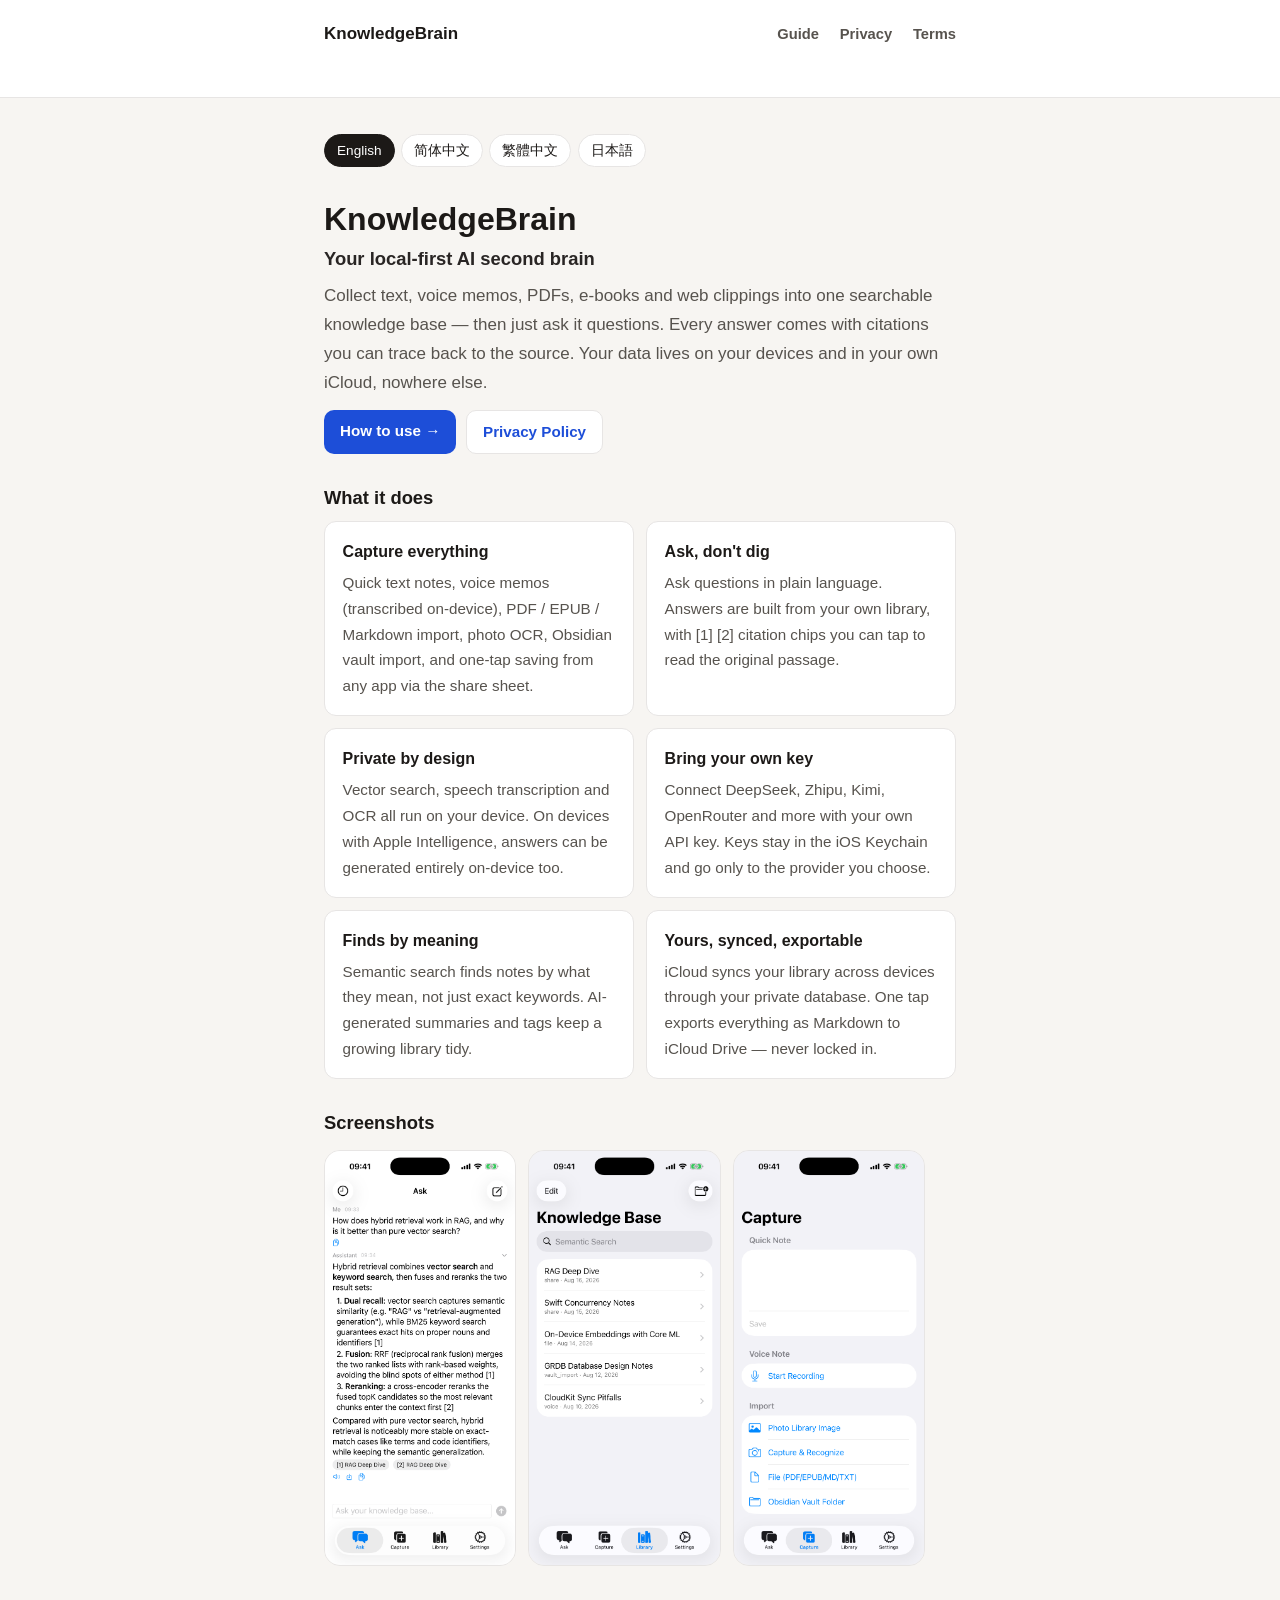
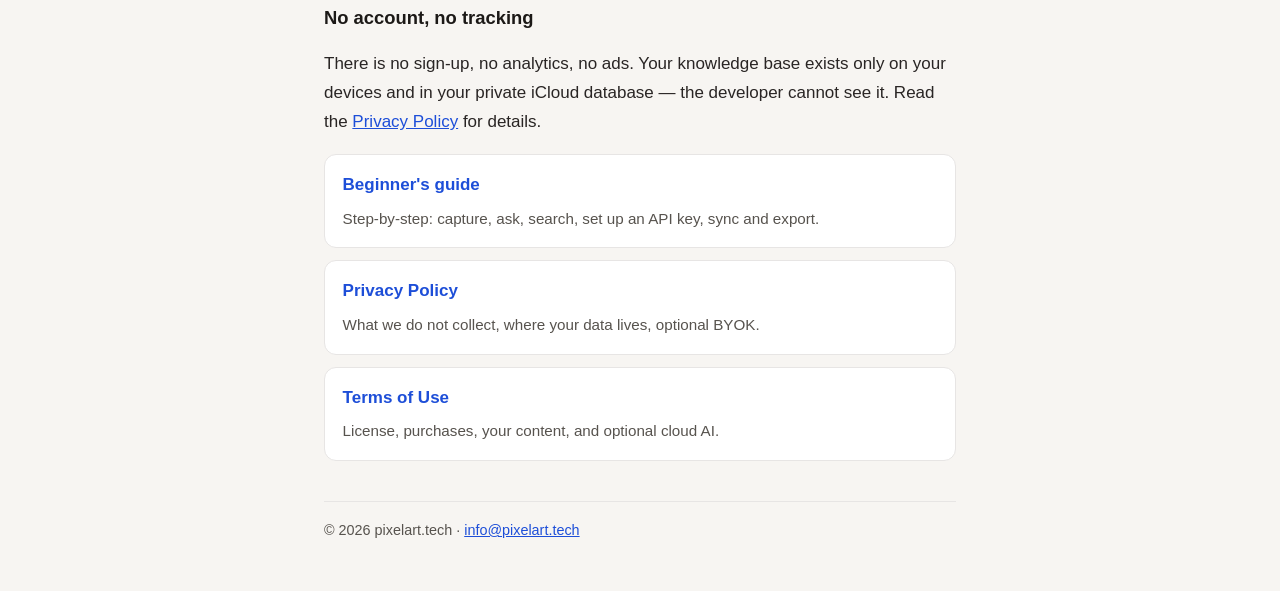
<file: index.html>
<!DOCTYPE html>
<html lang="en">
<head>
  <meta charset="utf-8">
  <meta name="viewport" content="width=device-width, initial-scale=1">
  <title>KnowledgeBrain — Local-first AI second brain</title>
  <meta name="description" content="KnowledgeBrain is a local-first personal knowledge base for iOS: capture everything, ask your library questions, get answers with citations.">
  <link rel="stylesheet" href="style.css">
</head>
<body>
  <header>
    <div class="wrap brand">
      <a href="index.html">KnowledgeBrain</a>
      <nav class="nav">
        <a href="guide.html">Guide</a>
        <a href="privacy.html">Privacy</a>
        <a href="terms.html">Terms</a>
      </nav>
    </div>
  </header>
  <main class="wrap">
    <div class="langs" role="group" aria-label="Language">
      <button type="button" data-set-lang="en">English</button>
      <button type="button" data-set-lang="zh-Hans">简体中文</button>
      <button type="button" data-set-lang="zh-Hant">繁體中文</button>
      <button type="button" data-set-lang="ja">日本語</button>
    </div>

    <section data-lang-panel="en">
      <div class="hero">
        <h1>KnowledgeBrain</h1>
        <p class="tagline">Your local-first AI second brain</p>
        <p class="lede">Collect text, voice memos, PDFs, e-books and web clippings into one searchable knowledge base — then just ask it questions. Every answer comes with citations you can trace back to the source. Your data lives on your devices and in your own iCloud, nowhere else.</p>
        <p class="cta-row">
          <a class="btn" href="guide.html?lang=en">How to use →</a>
          <a class="btn secondary" href="privacy.html?lang=en">Privacy Policy</a>
        </p>
      </div>

      <h2>What it does</h2>
      <div class="grid">
        <div class="feature">
          <h3>Capture everything</h3>
          <p>Quick text notes, voice memos (transcribed on-device), PDF / EPUB / Markdown import, photo OCR, Obsidian vault import, and one-tap saving from any app via the share sheet.</p>
        </div>
        <div class="feature">
          <h3>Ask, don't dig</h3>
          <p>Ask questions in plain language. Answers are built from your own library, with [1] [2] citation chips you can tap to read the original passage.</p>
        </div>
        <div class="feature">
          <h3>Private by design</h3>
          <p>Vector search, speech transcription and OCR all run on your device. On devices with Apple Intelligence, answers can be generated entirely on-device too.</p>
        </div>
        <div class="feature">
          <h3>Bring your own key</h3>
          <p>Connect DeepSeek, Zhipu, Kimi, OpenRouter and more with your own API key. Keys stay in the iOS Keychain and go only to the provider you choose.</p>
        </div>
        <div class="feature">
          <h3>Finds by meaning</h3>
          <p>Semantic search finds notes by what they mean, not just exact keywords. AI-generated summaries and tags keep a growing library tidy.</p>
        </div>
        <div class="feature">
          <h3>Yours, synced, exportable</h3>
          <p>iCloud syncs your library across devices through your private database. One tap exports everything as Markdown to iCloud Drive — never locked in.</p>
        </div>
      </div>

      <h2>Screenshots</h2>
      <div class="shots">
        <img src="screenshots/en/03-chat.png" alt="Ask your knowledge base questions and get answers with citations" loading="lazy">
        <img src="screenshots/en/01-library.png" alt="Library with semantic search" loading="lazy">
        <img src="screenshots/en/04-capture.png" alt="Capture: quick note, voice memo, import files" loading="lazy">
      </div>

      <h2>No account, no tracking</h2>
      <p>There is no sign-up, no analytics, no ads. Your knowledge base exists only on your devices and in your private iCloud database — the developer cannot see it. Read the <a href="privacy.html?lang=en">Privacy Policy</a> for details.</p>

      <ul class="card-list">
        <li><a href="guide.html?lang=en">Beginner's guide</a><p>Step-by-step: capture, ask, search, set up an API key, sync and export.</p></li>
        <li><a href="privacy.html?lang=en">Privacy Policy</a><p>What we do not collect, where your data lives, optional BYOK.</p></li>
        <li><a href="terms.html?lang=en">Terms of Use</a><p>License, purchases, your content, and optional cloud AI.</p></li>
      </ul>
    </section>

    <section data-lang-panel="zh-Hans" hidden>
      <div class="hero">
        <h1>KnowledgeBrain</h1>
        <p class="tagline">本地优先的 AI 第二大脑</p>
        <p class="lede">把散落的文字、语音、PDF、电子书和网页剪藏收进一个可搜索的知识库,然后直接开口提问。每个答案都附带引用来源,可以点回原文核对。数据只存在你的设备和你自己的 iCloud 里。</p>
        <p class="cta-row">
          <a class="btn" href="guide.html?lang=zh-Hans">新手使用教学 →</a>
          <a class="btn secondary" href="privacy.html?lang=zh-Hans">隐私政策</a>
        </p>
      </div>

      <h2>主要功能</h2>
      <div class="grid">
        <div class="feature">
          <h3>什么都能存</h3>
          <p>快速文字记录、语音速记(本机转写)、PDF / EPUB / Markdown 导入、相册图片 OCR、Obsidian 库导入,还能通过系统分享面板从任何 App 一键收藏。</p>
        </div>
        <div class="feature">
          <h3>直接问,不用翻</h3>
          <p>用大白话提问,答案基于你自己的知识库生成,末尾的 [1] [2] 引用标记点一下就能看到原文出处。</p>
        </div>
        <div class="feature">
          <h3>隐私优先</h3>
          <p>向量检索、语音转写、OCR 全部在设备本地完成;在支持 Apple Intelligence 的设备上,连答案生成都可以完全不离机。</p>
        </div>
        <div class="feature">
          <h3>用自己的 Key</h3>
          <p>支持 DeepSeek、智谱、Kimi、OpenRouter 等,用你自己的 API Key 和额度。Key 存在系统钥匙串,只发往你配置的服务商。</p>
        </div>
        <div class="feature">
          <h3>按意思找东西</h3>
          <p>语义搜索按含义找笔记,不需要记住精确关键词;AI 自动生成的摘要和标签让知识库越攒越好找。</p>
        </div>
        <div class="feature">
          <h3>同步自由,导出自由</h3>
          <p>通过你的 iCloud 私有数据库跨设备同步;一键把全部内容导出为 Markdown 到 iCloud Drive,永远不被锁定。</p>
        </div>
      </div>

      <h2>界面截图</h2>
      <div class="shots">
        <img src="screenshots/zh-Hans/03-chat.png" alt="向知识库提问,答案附引用来源" loading="lazy">
        <img src="screenshots/zh-Hans/01-library.png" alt="知识库列表与语义搜索" loading="lazy">
        <img src="screenshots/zh-Hans/04-capture.png" alt="收集:快速记录、语音速记、导入文件" loading="lazy">
      </div>

      <h2>不注册、不追踪</h2>
      <p>不需要账号,没有统计埋点,没有广告。你的知识库只存在于你的设备和你的 iCloud 私有数据库,开发者无法查看。详见<a href="privacy.html?lang=zh-Hans">隐私政策</a>。</p>

      <ul class="card-list">
        <li><a href="guide.html?lang=zh-Hans">新手使用教学</a><p>一步步教你:存内容、提问、搜索、配置 API Key、同步与导出。</p></li>
        <li><a href="privacy.html?lang=zh-Hans">隐私政策</a><p>我们不收集什么、数据存在哪里、可选的自带 Key。</p></li>
        <li><a href="terms.html?lang=zh-Hans">使用条款</a><p>许可、购买、你的内容,以及可选的云端 AI。</p></li>
      </ul>
    </section>

    <section data-lang-panel="zh-Hant" hidden>
      <div class="hero">
        <h1>KnowledgeBrain</h1>
        <p class="tagline">本地優先的 AI 第二大腦</p>
        <p class="lede">把散落的文字、語音、PDF、電子書和網頁剪藏收進一個可搜尋的知識庫,然後直接開口提問。每個答案都附帶引用來源,可以點回原文核對。資料只存在你的裝置和你自己的 iCloud 裡。</p>
        <p class="cta-row">
          <a class="btn" href="guide.html?lang=zh-Hant">新手使用教學 →</a>
          <a class="btn secondary" href="privacy.html?lang=zh-Hant">隱私權政策</a>
        </p>
      </div>

      <h2>主要功能</h2>
      <div class="grid">
        <div class="feature">
          <h3>什麼都能存</h3>
          <p>快速文字記錄、語音速記(本機轉寫)、PDF / EPUB / Markdown 匯入、相簿圖片 OCR、Obsidian 庫匯入,還能透過系統分享面板從任何 App 一鍵收藏。</p>
        </div>
        <div class="feature">
          <h3>直接問,不用翻</h3>
          <p>用大白話提問,答案基於你自己的知識庫產生,末尾的 [1] [2] 引用標記點一下就能看到原文出處。</p>
        </div>
        <div class="feature">
          <h3>隱私優先</h3>
          <p>向量檢索、語音轉寫、OCR 全部在裝置本地完成;在支援 Apple Intelligence 的裝置上,連答案產生都可以完全不離機。</p>
        </div>
        <div class="feature">
          <h3>用自己的 Key</h3>
          <p>支援 DeepSeek、智譜、Kimi、OpenRouter 等,用你自己的 API Key 和額度。Key 存在系統鑰匙圈,只發往你設定的服務商。</p>
        </div>
        <div class="feature">
          <h3>按意思找東西</h3>
          <p>語義搜尋按含義找筆記,不需要記住精確關鍵字;AI 自動產生的摘要和標籤讓知識庫越攢越好找。</p>
        </div>
        <div class="feature">
          <h3>同步自由,匯出自由</h3>
          <p>透過你的 iCloud 私有資料庫跨裝置同步;一鍵把全部內容匯出為 Markdown 到 iCloud Drive,永遠不被鎖定。</p>
        </div>
      </div>

      <h2>介面截圖</h2>
      <div class="shots">
        <img src="screenshots/zh-Hant/03-chat.png" alt="向知識庫提問,答案附引用來源" loading="lazy">
        <img src="screenshots/zh-Hant/01-library.png" alt="知識庫列表與語義搜尋" loading="lazy">
        <img src="screenshots/zh-Hant/04-capture.png" alt="收集:快速記錄、語音速記、匯入檔案" loading="lazy">
      </div>

      <h2>不註冊、不追蹤</h2>
      <p>不需要帳號,沒有統計埋點,沒有廣告。你的知識庫只存在於你的裝置和你的 iCloud 私有資料庫,開發者無法查看。詳見<a href="privacy.html?lang=zh-Hant">隱私權政策</a>。</p>

      <ul class="card-list">
        <li><a href="guide.html?lang=zh-Hant">新手使用教學</a><p>一步步教你:存內容、提問、搜尋、設定 API Key、同步與匯出。</p></li>
        <li><a href="privacy.html?lang=zh-Hant">隱私權政策</a><p>我們不收集什麼、資料存在哪裡、可選的自備金鑰。</p></li>
        <li><a href="terms.html?lang=zh-Hant">使用條款</a><p>授權、購買、你的內容,以及可選的雲端 AI。</p></li>
      </ul>
    </section>

    <section data-lang-panel="ja" hidden>
      <div class="hero">
        <h1>KnowledgeBrain</h1>
        <p class="tagline">ローカルファーストな AI セカンドブレイン</p>
        <p class="lede">散らばったテキスト、音声、PDF、電子書籍、Web クリップを一つの検索できる知識ベースに集めて、そのまま質問できます。すべての回答には原文に遡れる引用が付きます。データはあなたのデバイスと自分の iCloud にだけ保存されます。</p>
        <p class="cta-row">
          <a class="btn" href="guide.html?lang=ja">使い方ガイド →</a>
          <a class="btn secondary" href="privacy.html?lang=ja">プライバシーポリシー</a>
        </p>
      </div>

      <h2>主な機能</h2>
      <div class="grid">
        <div class="feature">
          <h3>何でも取り込める</h3>
          <p>テキストメモ、音声メモ(オンデバイスで文字起こし)、PDF / EPUB / Markdown の読み込み、写真 OCR、Obsidian Vault の読み込み、共有シートから他アプリの内容をワンタップ保存。</p>
        </div>
        <div class="feature">
          <h3>探すより、聞く</h3>
          <p>自然な言葉で質問するだけ。回答はあなたの知識ベースから生成され、末尾の [1] [2] の引用チップをタップすれば原文の該当箇所を確認できます。</p>
        </div>
        <div class="feature">
          <h3>プライバシー第一</h3>
          <p>ベクトル検索、音声認識、OCR はすべてデバイス上で動作。Apple Intelligence 搭載デバイスでは回答生成まで完全にオンデバイスで行えます。</p>
        </div>
        <div class="feature">
          <h3>自分の API キーで</h3>
          <p>DeepSeek、Zhipu、Kimi、OpenRouter などに自分のキーで接続。キーは iOS キーチェーンに保存され、設定したプロバイダーにだけ送信されます。</p>
        </div>
        <div class="feature">
          <h3>意味で見つかる</h3>
          <p>セマンティック検索はキーワードではなく意味でノートを探します。AI が生成する要約とタグで、増え続けるライブラリも整理されたまま。</p>
        </div>
        <div class="feature">
          <h3>同期もエクスポートも自由</h3>
          <p>プライベートな iCloud データベースでデバイス間同期。ワンタップで全内容を Markdown として iCloud Drive にエクスポート — ロックインはありません。</p>
        </div>
      </div>

      <h2>スクリーンショット</h2>
      <div class="shots">
        <img src="screenshots/ja/03-chat.png" alt="知識ベースに質問し、引用付きの回答を得る" loading="lazy">
        <img src="screenshots/ja/01-library.png" alt="ライブラリとセマンティック検索" loading="lazy">
        <img src="screenshots/ja/04-capture.png" alt="取り込み:メモ、音声、ファイル読み込み" loading="lazy">
      </div>

      <h2>アカウント不要、トラッキングなし</h2>
      <p>サインアップも分析も広告もありません。知識ベースはあなたのデバイスとプライベートな iCloud データベースにのみ存在し、開発者は閲覧できません。詳しくは<a href="privacy.html?lang=ja">プライバシーポリシー</a>をご覧ください。</p>

      <ul class="card-list">
        <li><a href="guide.html?lang=ja">初心者ガイド</a><p>取り込み、質問、検索、API キー設定、同期とエクスポートを順番に解説。</p></li>
        <li><a href="privacy.html?lang=ja">プライバシーポリシー</a><p>収集しないデータ、保存場所、任意の BYOK。</p></li>
        <li><a href="terms.html?lang=ja">利用規約</a><p>ライセンス、購入、コンテンツ、任意のクラウド AI。</p></li>
      </ul>
    </section>

    <footer>© 2026 pixelart.tech · <a href="mailto:info@pixelart.tech">info@pixelart.tech</a></footer>
  </main>
  <script src="lang.js"></script>
</body>
</html>
</file>
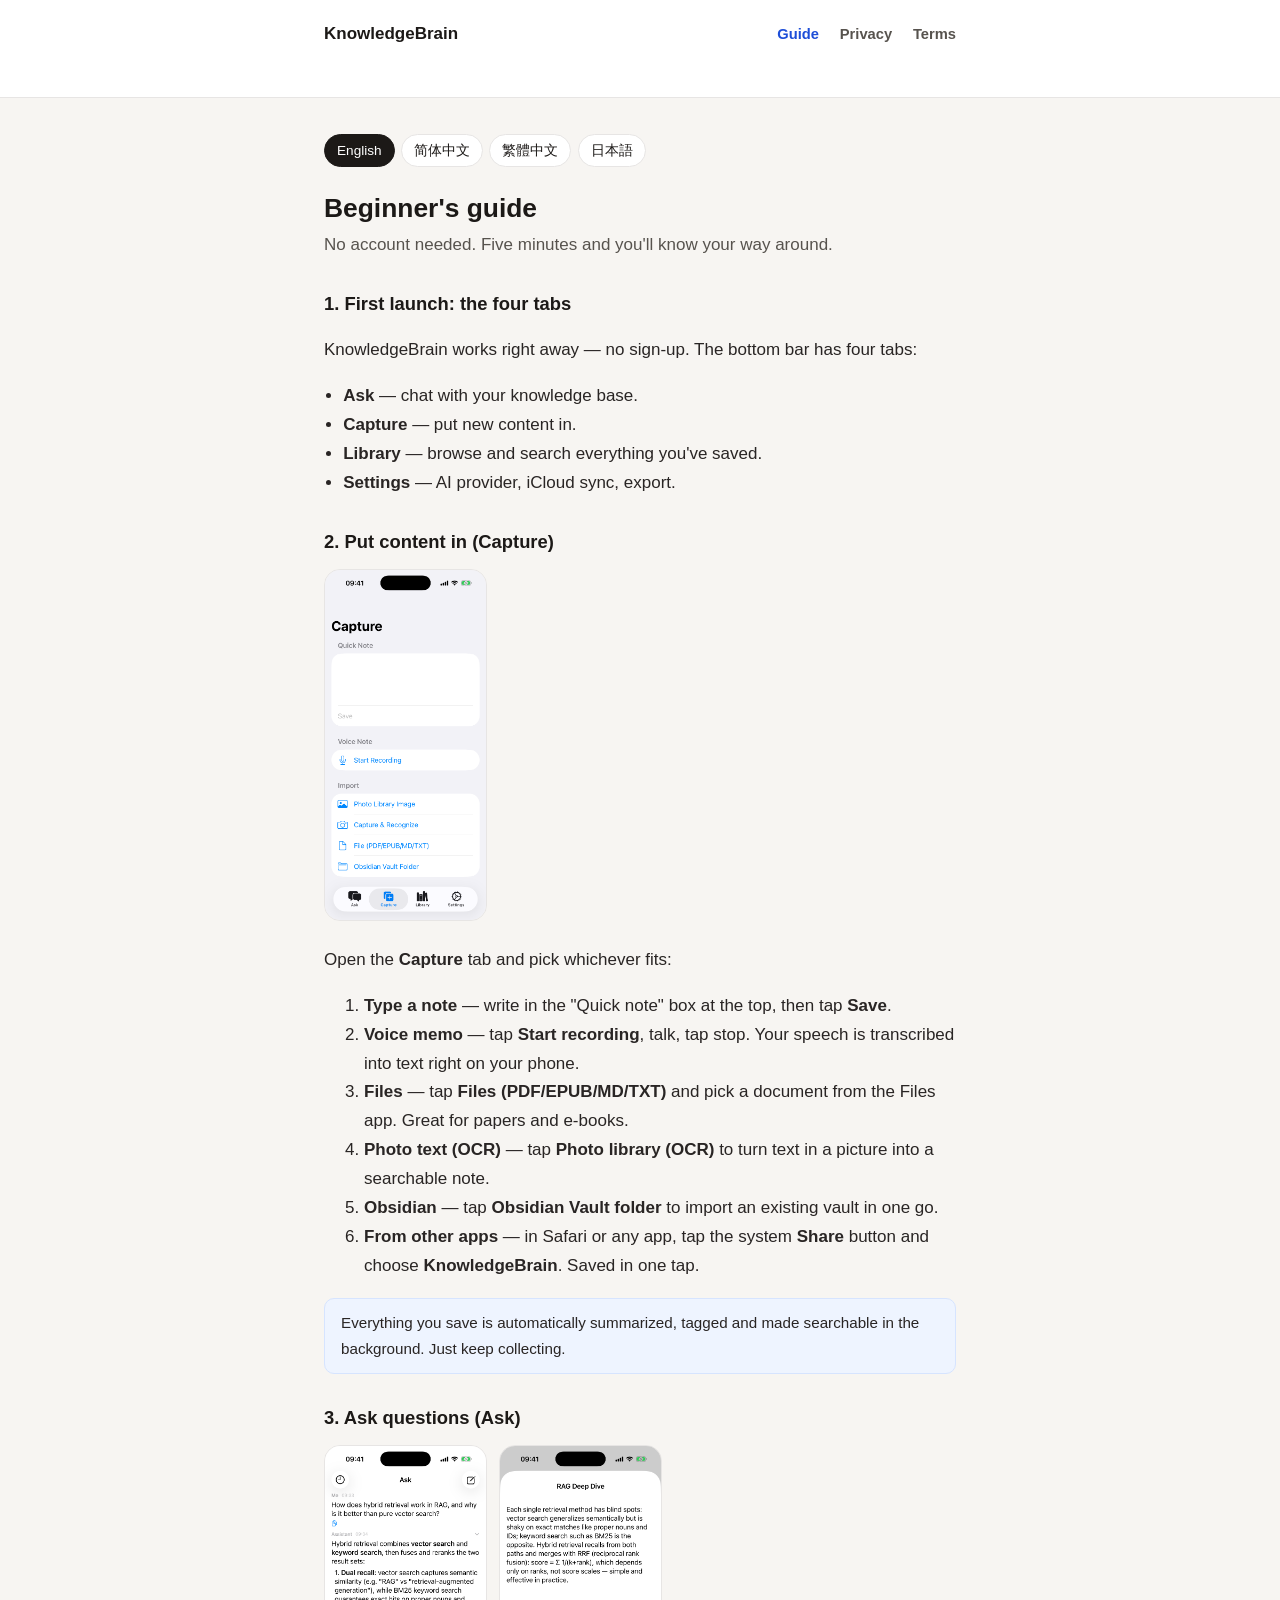
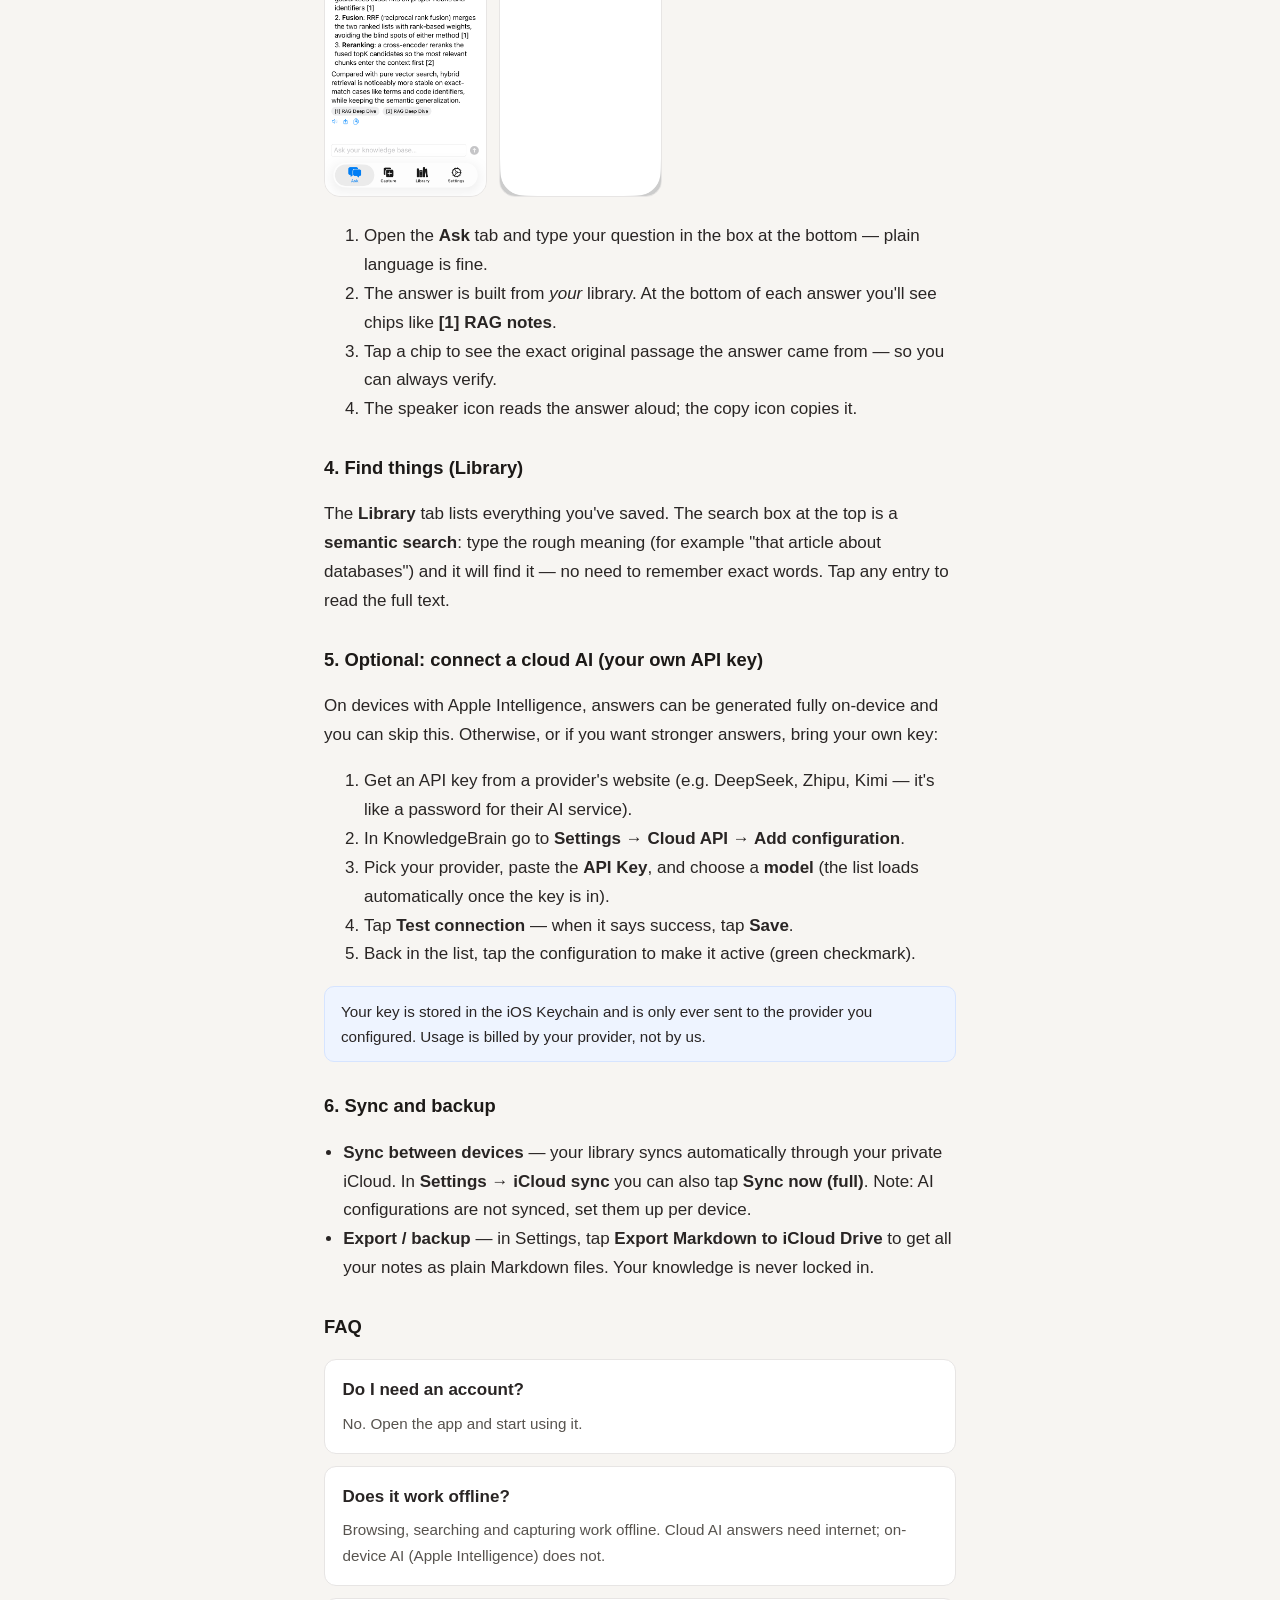
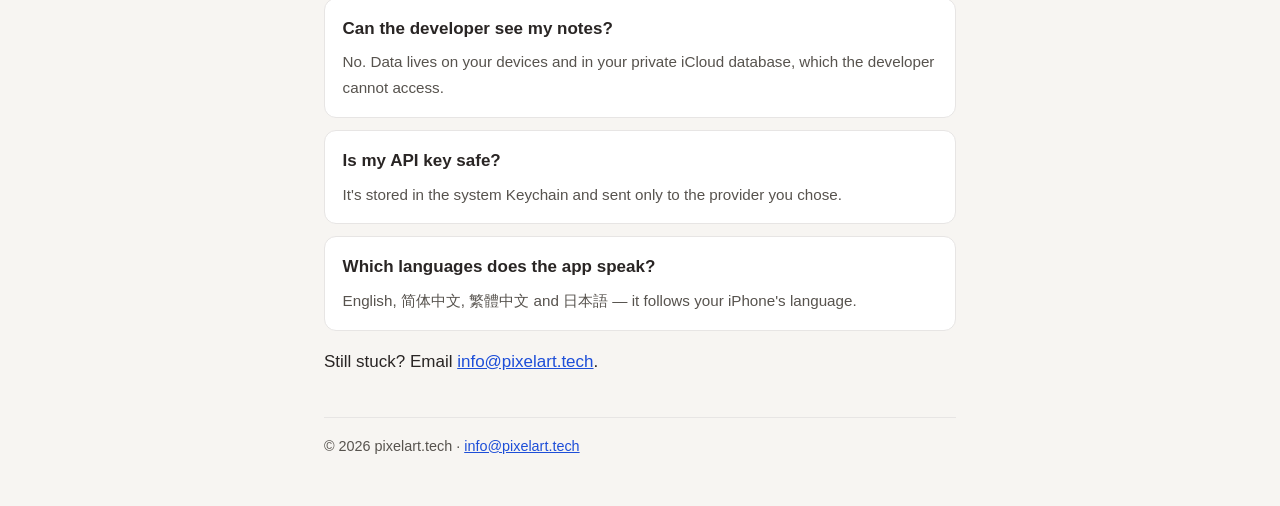
<file: guide.html>
<!DOCTYPE html>
<html lang="en">
<head>
  <meta charset="utf-8">
  <meta name="viewport" content="width=device-width, initial-scale=1">
  <title>KnowledgeBrain Guide — How to use</title>
  <meta name="description" content="Beginner's guide to KnowledgeBrain: capture content, ask your knowledge base questions, set up an API key, sync and export.">
  <link rel="stylesheet" href="style.css">
</head>
<body>
  <header>
    <div class="wrap brand">
      <a href="index.html">KnowledgeBrain</a>
      <nav class="nav">
        <a href="guide.html" aria-current="page">Guide</a>
        <a href="privacy.html">Privacy</a>
        <a href="terms.html">Terms</a>
      </nav>
    </div>
  </header>
  <main class="wrap">
    <div class="langs" role="group" aria-label="Language">
      <button type="button" data-set-lang="en">English</button>
      <button type="button" data-set-lang="zh-Hans">简体中文</button>
      <button type="button" data-set-lang="zh-Hant">繁體中文</button>
      <button type="button" data-set-lang="ja">日本語</button>
    </div>

    <section data-lang-panel="en">
      <h1>Beginner's guide</h1>
      <p class="meta">No account needed. Five minutes and you'll know your way around.</p>

      <h2>1. First launch: the four tabs</h2>
      <p>KnowledgeBrain works right away — no sign-up. The bottom bar has four tabs:</p>
      <ul>
        <li><strong>Ask</strong> — chat with your knowledge base.</li>
        <li><strong>Capture</strong> — put new content in.</li>
        <li><strong>Library</strong> — browse and search everything you've saved.</li>
        <li><strong>Settings</strong> — AI provider, iCloud sync, export.</li>
      </ul>

      <h2>2. Put content in (Capture)</h2>
      <div class="shots">
        <img class="guide" src="screenshots/en/04-capture.png" alt="The Capture tab" loading="lazy">
      </div>
      <p>Open the <strong>Capture</strong> tab and pick whichever fits:</p>
      <ol>
        <li><strong>Type a note</strong> — write in the "Quick note" box at the top, then tap <strong>Save</strong>.</li>
        <li><strong>Voice memo</strong> — tap <strong>Start recording</strong>, talk, tap stop. Your speech is transcribed into text right on your phone.</li>
        <li><strong>Files</strong> — tap <strong>Files (PDF/EPUB/MD/TXT)</strong> and pick a document from the Files app. Great for papers and e-books.</li>
        <li><strong>Photo text (OCR)</strong> — tap <strong>Photo library (OCR)</strong> to turn text in a picture into a searchable note.</li>
        <li><strong>Obsidian</strong> — tap <strong>Obsidian Vault folder</strong> to import an existing vault in one go.</li>
        <li><strong>From other apps</strong> — in Safari or any app, tap the system <strong>Share</strong> button and choose <strong>KnowledgeBrain</strong>. Saved in one tap.</li>
      </ol>
      <p class="tip">Everything you save is automatically summarized, tagged and made searchable in the background. Just keep collecting.</p>

      <h2>3. Ask questions (Ask)</h2>
      <div class="shots">
        <img class="guide" src="screenshots/en/03-chat.png" alt="Asking a question" loading="lazy">
        <img class="guide" src="screenshots/en/06-citation-detail.png" alt="Tapping a citation shows the original passage" loading="lazy">
      </div>
      <ol>
        <li>Open the <strong>Ask</strong> tab and type your question in the box at the bottom — plain language is fine.</li>
        <li>The answer is built from <em>your</em> library. At the bottom of each answer you'll see chips like <strong>[1] RAG notes</strong>.</li>
        <li>Tap a chip to see the exact original passage the answer came from — so you can always verify.</li>
        <li>The speaker icon reads the answer aloud; the copy icon copies it.</li>
      </ol>

      <h2>4. Find things (Library)</h2>
      <p>The <strong>Library</strong> tab lists everything you've saved. The search box at the top is a <strong>semantic search</strong>: type the rough meaning (for example "that article about databases") and it will find it — no need to remember exact words. Tap any entry to read the full text.</p>

      <h2>5. Optional: connect a cloud AI (your own API key)</h2>
      <p>On devices with Apple Intelligence, answers can be generated fully on-device and you can skip this. Otherwise, or if you want stronger answers, bring your own key:</p>
      <ol>
        <li>Get an API key from a provider's website (e.g. DeepSeek, Zhipu, Kimi — it's like a password for their AI service).</li>
        <li>In KnowledgeBrain go to <strong>Settings → Cloud API → Add configuration</strong>.</li>
        <li>Pick your provider, paste the <strong>API Key</strong>, and choose a <strong>model</strong> (the list loads automatically once the key is in).</li>
        <li>Tap <strong>Test connection</strong> — when it says success, tap <strong>Save</strong>.</li>
        <li>Back in the list, tap the configuration to make it active (green checkmark).</li>
      </ol>
      <p class="tip">Your key is stored in the iOS Keychain and is only ever sent to the provider you configured. Usage is billed by your provider, not by us.</p>

      <h2>6. Sync and backup</h2>
      <ul>
        <li><strong>Sync between devices</strong> — your library syncs automatically through your private iCloud. In <strong>Settings → iCloud sync</strong> you can also tap <strong>Sync now (full)</strong>. Note: AI configurations are not synced, set them up per device.</li>
        <li><strong>Export / backup</strong> — in Settings, tap <strong>Export Markdown to iCloud Drive</strong> to get all your notes as plain Markdown files. Your knowledge is never locked in.</li>
      </ul>

      <h2>FAQ</h2>
      <ul class="card-list">
        <li><strong>Do I need an account?</strong><p>No. Open the app and start using it.</p></li>
        <li><strong>Does it work offline?</strong><p>Browsing, searching and capturing work offline. Cloud AI answers need internet; on-device AI (Apple Intelligence) does not.</p></li>
        <li><strong>Can the developer see my notes?</strong><p>No. Data lives on your devices and in your private iCloud database, which the developer cannot access.</p></li>
        <li><strong>Is my API key safe?</strong><p>It's stored in the system Keychain and sent only to the provider you chose.</p></li>
        <li><strong>Which languages does the app speak?</strong><p>English, 简体中文, 繁體中文 and 日本語 — it follows your iPhone's language.</p></li>
      </ul>

      <p>Still stuck? Email <a href="mailto:info@pixelart.tech">info@pixelart.tech</a>.</p>
    </section>

    <section data-lang-panel="zh-Hans" hidden>
      <h1>新手使用教学</h1>
      <p class="meta">不用注册账号,五分钟就能上手。</p>

      <h2>1. 第一次打开:认识四个标签页</h2>
      <p>KnowledgeBrain 装好后直接就能用,不需要注册。底部有四个标签:</p>
      <ul>
        <li><strong>问答</strong>——和你的知识库聊天。</li>
        <li><strong>收集</strong>——把新内容放进来。</li>
        <li><strong>库</strong>——浏览和搜索你存过的所有内容。</li>
        <li><strong>设置</strong>——AI 提供方、iCloud 同步、导出。</li>
      </ul>

      <h2>2. 把内容放进来(收集)</h2>
      <div class="shots">
        <img class="guide" src="screenshots/zh-Hans/04-capture.png" alt="收集标签页" loading="lazy">
      </div>
      <p>打开<strong>收集</strong>标签,哪种方便用哪种:</p>
      <ol>
        <li><strong>打字记录</strong>——在顶部「快速记录」框里写,写完点<strong>保存</strong>。</li>
        <li><strong>语音速记</strong>——点<strong>开始录音</strong>,说完点停止。语音会自动在手机上转成文字。</li>
        <li><strong>导入文件</strong>——点<strong>文件 (PDF/EPUB/MD/TXT)</strong>,从「文件」App 里选文档,适合论文和电子书。</li>
        <li><strong>图片识字(OCR)</strong>——点<strong>相册图片 (OCR)</strong>,把照片里的文字变成可搜索的笔记。</li>
        <li><strong>Obsidian 用户</strong>——点<strong>Obsidian Vault 文件夹</strong>,整个库一次导入。</li>
        <li><strong>从别的 App 收藏</strong>——在 Safari 或任何 App 里点系统<strong>分享</strong>按钮,选 <strong>KnowledgeBrain</strong>,一键保存。</li>
      </ol>
      <p class="tip">存进来的内容会自动生成摘要、打上标签并建立搜索索引。只管往里收,剩下的交给它。</p>

      <h2>3. 开口提问(问答)</h2>
      <div class="shots">
        <img class="guide" src="screenshots/zh-Hans/03-chat.png" alt="向知识库提问" loading="lazy">
        <img class="guide" src="screenshots/zh-Hans/06-citation-detail.png" alt="点引用标记可查看原文" loading="lazy">
      </div>
      <ol>
        <li>打开<strong>问答</strong>标签,在底部输入框里写下你的问题——大白话就行。</li>
        <li>答案是基于<strong>你自己的</strong>知识库生成的。每个答案末尾都有 <strong>[1] RAG 技术调研</strong> 这样的来源标记。</li>
        <li>点一下来源标记,就能看到答案依据的原文段落——随时可以核对。</li>
        <li>答案下方的喇叭图标可以朗读,旁边的图标可以复制。</li>
      </ol>

      <h2>4. 找东西(库)</h2>
      <p><strong>库</strong>标签里列出了你存的所有内容。顶部的搜索框是<strong>语义搜索</strong>:输入大概意思(比如「那篇讲数据库的文章」)就能找到,不用记住原话。点任意条目可以看全文。</p>

      <h2>5. 可选:接入云端 AI(自己的 API Key)</h2>
      <p>在支持 Apple Intelligence 的设备上,答案可以完全在本机生成,这步可以跳过。其他情况,或者想要更强的回答,可以接入自己的 Key:</p>
      <ol>
        <li>先去服务商官网申请一个 API Key(比如 DeepSeek、智谱、Kimi——可以理解成调用他们 AI 服务的密码)。</li>
        <li>在 KnowledgeBrain 里进入<strong>设置 → 云端 API → 添加配置</strong>。</li>
        <li>选择你的提供商,粘贴 <strong>API Key</strong>,再选一个<strong>模型</strong>(填好 Key 后模型列表会自动加载)。</li>
        <li>点<strong>测试连接</strong>,显示成功后点<strong>保存</strong>。</li>
        <li>回到列表,点一下这份配置让它生效(出现绿色勾)。</li>
      </ol>
      <p class="tip">Key 存在 iOS 系统钥匙串里,只会发往你自己配置的服务商。调用费用由服务商收取,与我们无关。</p>

      <h2>6. 同步和备份</h2>
      <ul>
        <li><strong>多设备同步</strong>——知识库会通过你自己的 iCloud 私有数据库自动同步。也可以在<strong>设置 → iCloud 同步</strong>里点<strong>立即同步(全量)</strong>。注意:AI 配置不会同步,每台设备单独设置。</li>
        <li><strong>导出备份</strong>——在设置里点<strong>导出 Markdown 到 iCloud Drive</strong>,全部笔记会变成普通 Markdown 文件。你的知识永远不被锁定。</li>
      </ul>

      <h2>常见问题</h2>
      <ul class="card-list">
        <li><strong>需要注册账号吗?</strong><p>不用,打开 App 直接用。</p></li>
        <li><strong>离线能用吗?</strong><p>浏览、搜索、收集都可以离线。云端 AI 回答需要联网;本机 AI(Apple Intelligence)不需要。</p></li>
        <li><strong>开发者能看到我的笔记吗?</strong><p>不能。数据在你的设备和你自己的 iCloud 私有数据库里,开发者无权访问。</p></li>
        <li><strong>API Key 安全吗?</strong><p>存在系统钥匙串,只发往你选择的服务商。</p></li>
        <li><strong>支持哪些界面语言?</strong><p>English、简体中文、繁體中文、日本語,跟随 iPhone 系统语言。</p></li>
      </ul>

      <p>还有问题?发邮件到 <a href="mailto:info@pixelart.tech">info@pixelart.tech</a>。</p>
    </section>

    <section data-lang-panel="zh-Hant" hidden>
      <h1>新手使用教學</h1>
      <p class="meta">不用註冊帳號,五分鐘就能上手。</p>

      <h2>1. 第一次打開:認識四個標籤頁</h2>
      <p>KnowledgeBrain 裝好後直接就能用,不需要註冊。底部有四個標籤:</p>
      <ul>
        <li><strong>問答</strong>——和你的知識庫聊天。</li>
        <li><strong>收集</strong>——把新內容放進來。</li>
        <li><strong>庫</strong>——瀏覽和搜尋你存過的所有內容。</li>
        <li><strong>設定</strong>——AI 提供方、iCloud 同步、匯出。</li>
      </ul>

      <h2>2. 把內容放進來(收集)</h2>
      <div class="shots">
        <img class="guide" src="screenshots/zh-Hant/04-capture.png" alt="收集標籤頁" loading="lazy">
      </div>
      <p>打開<strong>收集</strong>標籤,哪種方便用哪種:</p>
      <ol>
        <li><strong>打字記錄</strong>——在頂部「快速記錄」框裡寫,寫完點<strong>儲存</strong>。</li>
        <li><strong>語音速記</strong>——點<strong>開始錄音</strong>,說完點停止。語音會自動在手機上轉成文字。</li>
        <li><strong>匯入檔案</strong>——點<strong>檔案 (PDF/EPUB/MD/TXT)</strong>,從「檔案」App 裡選文件,適合論文和電子書。</li>
        <li><strong>圖片識字(OCR)</strong>——點<strong>相簿圖片 (OCR)</strong>,把照片裡的文字變成可搜尋的筆記。</li>
        <li><strong>Obsidian 用戶</strong>——點<strong>Obsidian Vault 資料夾</strong>,整個庫一次匯入。</li>
        <li><strong>從別的 App 收藏</strong>——在 Safari 或任何 App 裡點系統<strong>分享</strong>按鈕,選 <strong>KnowledgeBrain</strong>,一鍵儲存。</li>
      </ol>
      <p class="tip">存進來的內容會自動產生摘要、打上標籤並建立搜尋索引。只管往裡收,剩下的交給它。</p>

      <h2>3. 開口提問(問答)</h2>
      <div class="shots">
        <img class="guide" src="screenshots/zh-Hant/03-chat.png" alt="向知識庫提問" loading="lazy">
        <img class="guide" src="screenshots/zh-Hant/06-citation-detail.png" alt="點引用標記可查看原文" loading="lazy">
      </div>
      <ol>
        <li>打開<strong>問答</strong>標籤,在底部輸入框裡寫下你的問題——大白話就行。</li>
        <li>答案是基於<strong>你自己的</strong>知識庫產生的。每個答案末尾都有 <strong>[1] RAG 技術調研</strong> 這樣的來源標記。</li>
        <li>點一下來源標記,就能看到答案依據的原文段落——隨時可以核對。</li>
        <li>答案下方的喇叭圖示可以朗讀,旁邊的圖示可以複製。</li>
      </ol>

      <h2>4. 找東西(庫)</h2>
      <p><strong>庫</strong>標籤裡列出了你存的所有內容。頂部的搜尋框是<strong>語義搜尋</strong>:輸入大概意思(比如「那篇講資料庫的文章」)就能找到,不用記住原話。點任意條目可以看全文。</p>

      <h2>5. 可選:接入雲端 AI(自己的 API Key)</h2>
      <p>在支援 Apple Intelligence 的裝置上,答案可以完全在本機產生,這步可以跳過。其他情況,或者想要更強的回答,可以接入自己的 Key:</p>
      <ol>
        <li>先去服務商官網申請一個 API Key(比如 DeepSeek、智譜、Kimi——可以理解成調用他們 AI 服務的密碼)。</li>
        <li>在 KnowledgeBrain 裡進入<strong>設定 → 雲端 API → 加入設定</strong>。</li>
        <li>選擇你的提供商,貼上 <strong>API Key</strong>,再選一個<strong>模型</strong>(填好 Key 後模型列表會自動載入)。</li>
        <li>點<strong>測試連線</strong>,顯示成功後點<strong>儲存</strong>。</li>
        <li>回到列表,點一下這份設定讓它生效(出現綠色勾)。</li>
      </ol>
      <p class="tip">Key 存在 iOS 系統鑰匙圈裡,只會發往你自己設定的服務商。調用費用由服務商收取,與我們無關。</p>

      <h2>6. 同步和備份</h2>
      <ul>
        <li><strong>多裝置同步</strong>——知識庫會透過你自己的 iCloud 私有資料庫自動同步。也可以在<strong>設定 → iCloud 同步</strong>裡點<strong>立即同步(全量)</strong>。注意:AI 設定不會同步,每台裝置單獨設定。</li>
        <li><strong>匯出備份</strong>——在設定裡點<strong>匯出 Markdown 到 iCloud Drive</strong>,全部筆記會變成普通 Markdown 檔案。你的知識永遠不被鎖定。</li>
      </ul>

      <h2>常見問題</h2>
      <ul class="card-list">
        <li><strong>需要註冊帳號嗎?</strong><p>不用,打開 App 直接用。</p></li>
        <li><strong>離線能用嗎?</strong><p>瀏覽、搜尋、收集都可以離線。雲端 AI 回答需要連網;本機 AI(Apple Intelligence)不需要。</p></li>
        <li><strong>開發者能看到我的筆記嗎?</strong><p>不能。資料在你的裝置和你自己的 iCloud 私有資料庫裡,開發者無權存取。</p></li>
        <li><strong>API Key 安全嗎?</strong><p>存在系統鑰匙圈,只發往你選擇的服務商。</p></li>
        <li><strong>支援哪些介面語言?</strong><p>English、简体中文、繁體中文、日本語,跟隨 iPhone 系統語言。</p></li>
      </ul>

      <p>還有問題?寄信到 <a href="mailto:info@pixelart.tech">info@pixelart.tech</a>。</p>
    </section>

    <section data-lang-panel="ja" hidden>
      <h1>初心者ガイド</h1>
      <p class="meta">アカウント登録は不要。5分で使いこなせます。</p>

      <h2>1. 初めて開いたら:4つのタブ</h2>
      <p>KnowledgeBrain はインストール後すぐ使えます。登録は不要です。下部に4つのタブがあります:</p>
      <ul>
        <li><strong>質問</strong>——知識ベースと会話します。</li>
        <li><strong>取り込み</strong>——新しいコンテンツを入れます。</li>
        <li><strong>ライブラリ</strong>——保存したすべてを閲覧・検索します。</li>
        <li><strong>設定</strong>——AI プロバイダー、iCloud 同期、エクスポート。</li>
      </ul>

      <h2>2. コンテンツを入れる(取り込み)</h2>
      <div class="shots">
        <img class="guide" src="screenshots/ja/04-capture.png" alt="取り込みタブ" loading="lazy">
      </div>
      <p><strong>取り込み</strong>タブを開いて、好きな方法を選びます:</p>
      <ol>
        <li><strong>テキストメモ</strong>——上部の「クイックメモ」欄に書いて、<strong>保存</strong>をタップ。</li>
        <li><strong>音声メモ</strong>——<strong>録音開始</strong>をタップして話し、停止をタップ。音声は iPhone 上で自動的に文字起こしされます。</li>
        <li><strong>ファイル</strong>——<strong>ファイル (PDF/EPUB/MD/TXT)</strong> をタップし、「ファイル」App から書類を選択。論文や電子書籍に最適です。</li>
        <li><strong>写真の文字(OCR)</strong>——<strong>フォトライブラリ (OCR)</strong> をタップすると、写真内の文字が検索可能なノートになります。</li>
        <li><strong>Obsidian</strong>——<strong>Obsidian Vault フォルダ</strong> をタップして、既存の Vault をまとめて読み込めます。</li>
        <li><strong>他のアプリから</strong>——Safari などでシステムの<strong>共有</strong>ボタンをタップし、<strong>KnowledgeBrain</strong> を選択。ワンタップで保存できます。</li>
      </ol>
      <p class="tip">保存した内容は自動で要約・タグ付け・検索インデックス化されます。どんどん集めるだけでOKです。</p>

      <h2>3. 質問する(質問タブ)</h2>
      <div class="shots">
        <img class="guide" src="screenshots/ja/03-chat.png" alt="知識ベースに質問する" loading="lazy">
        <img class="guide" src="screenshots/ja/06-citation-detail.png" alt="引用をタップすると原文が表示される" loading="lazy">
      </div>
      <ol>
        <li><strong>質問</strong>タブを開き、下部の入力欄に質問を書きます——普段の言葉で大丈夫です。</li>
        <li>回答は<strong>あなた自身の</strong>知識ベースから生成されます。回答の末尾には <strong>[1] RAG 調査メモ</strong> のような引用チップが付きます。</li>
        <li>チップをタップすると、回答の根拠となった原文の箇所が表示されます——いつでも確認できます。</li>
        <li>スピーカーアイコンで読み上げ、隣のアイコンでコピーできます。</li>
      </ol>

      <h2>4. 探す(ライブラリ)</h2>
      <p><strong>ライブラリ</strong>タブには保存したすべてが並びます。上部の検索ボックスは<strong>セマンティック検索</strong>:おおまかな意味(例:「データベースについての記事」)を入力するだけで見つかります。正確な言葉を覚えている必要はありません。項目をタップすると全文を読めます。</p>

      <h2>5. 任意:クラウド AI を接続(自分の API キー)</h2>
      <p>Apple Intelligence 搭載デバイスでは回答を完全にオンデバイスで生成できるので、この手順は不要です。それ以外の場合や、より高性能な回答が欲しい場合は、自分のキーを接続できます:</p>
      <ol>
        <li>まずプロバイダーの公式サイトで API キーを取得します(DeepSeek、Zhipu、Kimi など——AI サービスを使うためのパスワードのようなものです)。</li>
        <li>KnowledgeBrain で<strong>設定 → クラウド API → 設定を追加</strong>を開きます。</li>
        <li>プロバイダーを選び、<strong>API キー</strong>を貼り付け、<strong>モデル</strong>を選びます(キーを入れるとモデル一覧が自動で読み込まれます)。</li>
        <li><strong>接続テスト</strong>をタップし、成功と表示されたら<strong>保存</strong>。</li>
        <li>一覧に戻り、その設定をタップして有効にします(緑のチェックが付きます)。</li>
      </ol>
      <p class="tip">キーは iOS キーチェーンに保存され、設定したプロバイダーにだけ送信されます。利用料金はプロバイダーからの請求で、私どもは関与しません。</p>

      <h2>6. 同期とバックアップ</h2>
      <ul>
        <li><strong>デバイス間同期</strong>——ライブラリはあなたのプライベートな iCloud データベースを通じて自動同期されます。<strong>設定 → iCloud 同期</strong>の<strong>今すぐ同期(全量)</strong>も使えます。なお、AI 設定は同期されないので、デバイスごとに設定してください。</li>
        <li><strong>エクスポート/バックアップ</strong>——設定の<strong>Markdown を iCloud Drive にエクスポート</strong>をタップすると、全ノートが通常の Markdown ファイルになります。知識がロックインされることはありません。</li>
      </ul>

      <h2>よくある質問</h2>
      <ul class="card-list">
        <li><strong>アカウントは必要?</strong><p>不要です。アプリを開いてすぐ使えます。</p></li>
        <li><strong>オフラインで使える?</strong><p>閲覧・検索・取り込みはオフラインで動作します。クラウド AI の回答には通信が必要ですが、オンデバイス AI(Apple Intelligence)は不要です。</p></li>
        <li><strong>開発者にノートを見られる?</strong><p>いいえ。データはあなたのデバイスとプライベートな iCloud データベースにあり、開発者はアクセスできません。</p></li>
        <li><strong>API キーは安全?</strong><p>システムのキーチェーンに保存され、選択したプロバイダーにだけ送信されます。</p></li>
        <li><strong>対応言語は?</strong><p>English、简体中文、繁體中文、日本語——iPhone の言語設定に従います。</p></li>
      </ul>

      <p>まだ困っていますか?<a href="mailto:info@pixelart.tech">info@pixelart.tech</a> までメールしてください。</p>
    </section>

    <footer>© 2026 pixelart.tech · <a href="mailto:info@pixelart.tech">info@pixelart.tech</a></footer>
  </main>
  <script src="lang.js"></script>
</body>
</html>
</file>
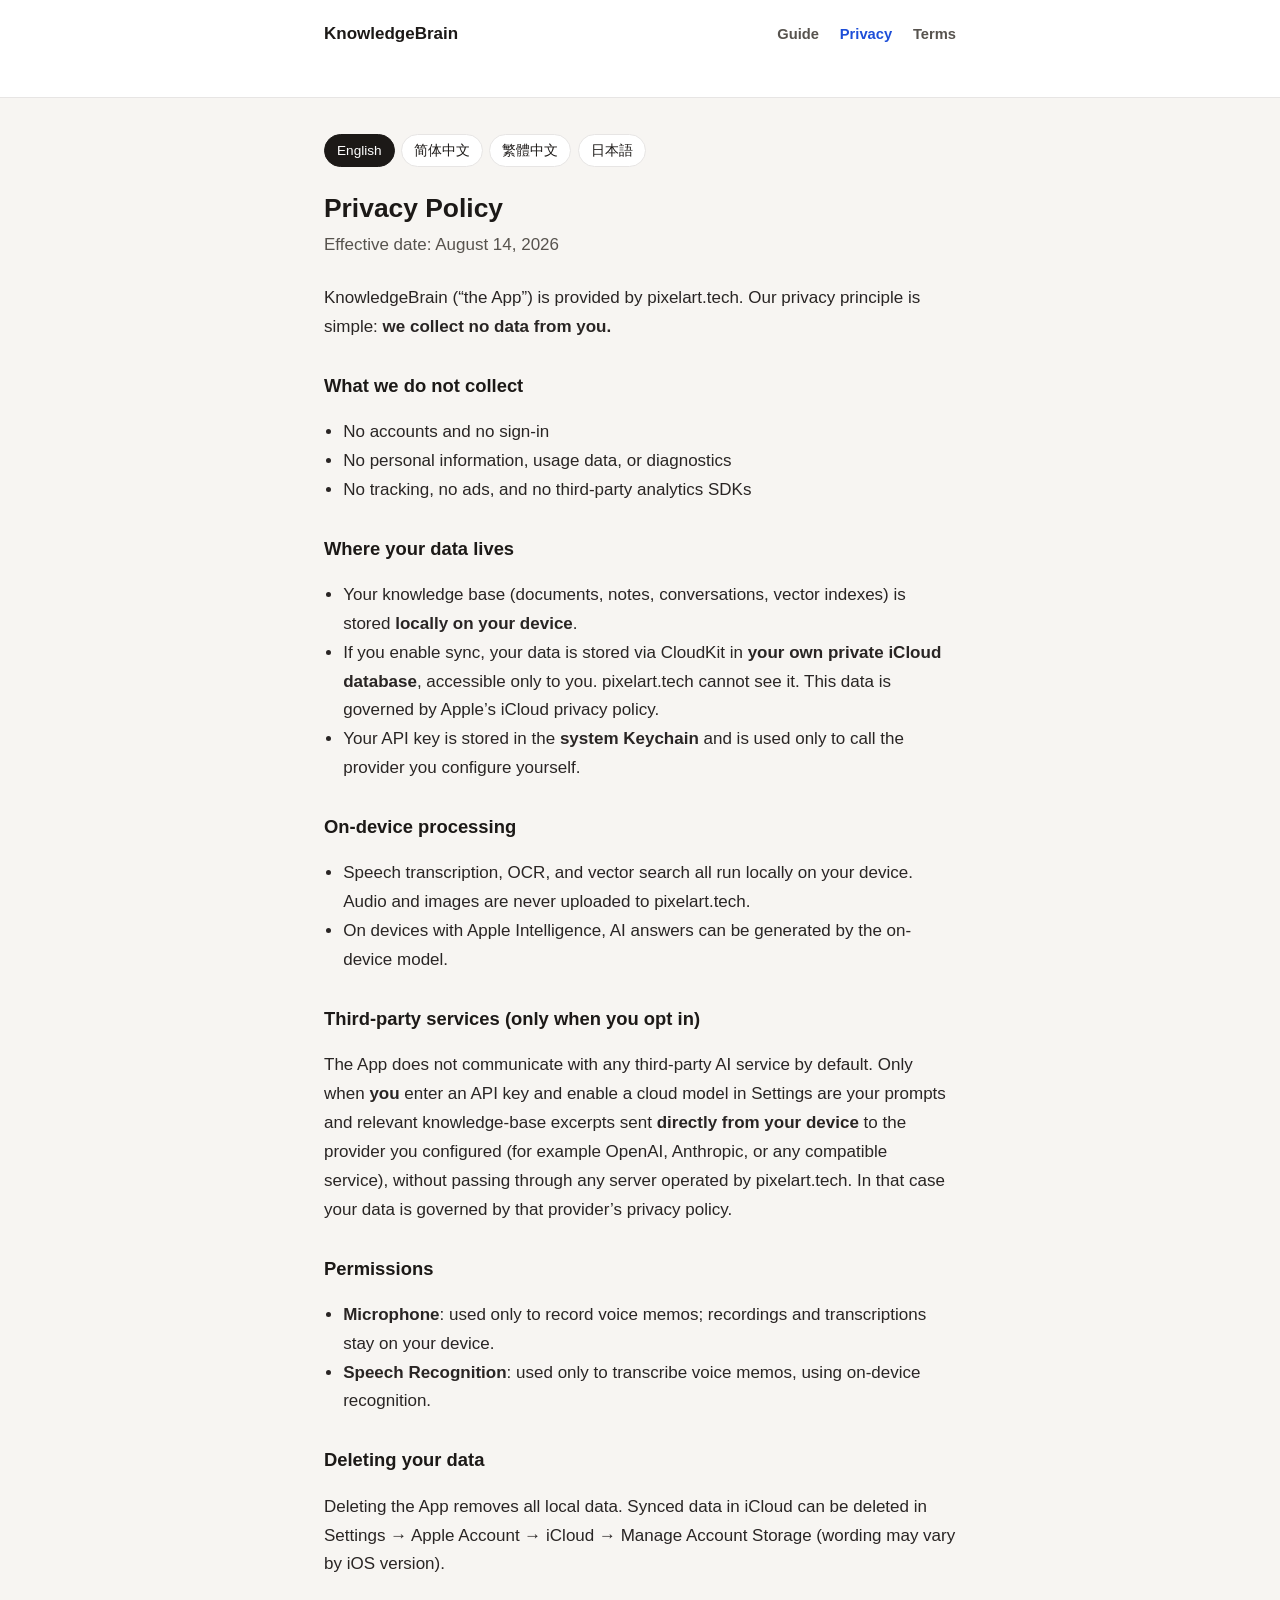
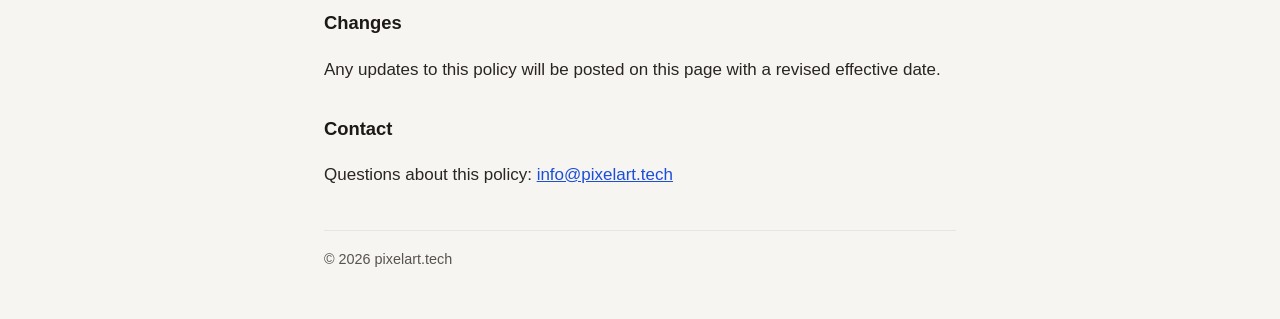
<file: privacy.html>
<!DOCTYPE html>
<html lang="en">
<head>
  <meta charset="utf-8">
  <meta name="viewport" content="width=device-width, initial-scale=1">
  <title>Privacy Policy · KnowledgeBrain</title>
  <link rel="stylesheet" href="style.css">
</head>
<body>
  <header>
    <div class="wrap brand">
      <a href="index.html">KnowledgeBrain</a>
      <nav class="nav">
        <a href="guide.html">Guide</a>
        <a href="privacy.html" aria-current="page">Privacy</a>
        <a href="terms.html">Terms</a>
      </nav>
    </div>
  </header>
  <main class="wrap">
    <div class="langs" role="group" aria-label="Language">
      <button type="button" data-set-lang="en">English</button>
      <button type="button" data-set-lang="zh-Hans">简体中文</button>
      <button type="button" data-set-lang="zh-Hant">繁體中文</button>
      <button type="button" data-set-lang="ja">日本語</button>
    </div>

    <article data-lang-panel="en">
      <h1>Privacy Policy</h1>
      <p class="meta">Effective date: August 14, 2026</p>
      <p>KnowledgeBrain (“the App”) is provided by pixelart.tech. Our privacy principle is simple: <strong>we collect no data from you.</strong></p>
      <h2>What we do not collect</h2>
      <ul>
        <li>No accounts and no sign-in</li>
        <li>No personal information, usage data, or diagnostics</li>
        <li>No tracking, no ads, and no third-party analytics SDKs</li>
      </ul>
      <h2>Where your data lives</h2>
      <ul>
        <li>Your knowledge base (documents, notes, conversations, vector indexes) is stored <strong>locally on your device</strong>.</li>
        <li>If you enable sync, your data is stored via CloudKit in <strong>your own private iCloud database</strong>, accessible only to you. pixelart.tech cannot see it. This data is governed by Apple’s iCloud privacy policy.</li>
        <li>Your API key is stored in the <strong>system Keychain</strong> and is used only to call the provider you configure yourself.</li>
      </ul>
      <h2>On-device processing</h2>
      <ul>
        <li>Speech transcription, OCR, and vector search all run locally on your device. Audio and images are never uploaded to pixelart.tech.</li>
        <li>On devices with Apple Intelligence, AI answers can be generated by the on-device model.</li>
      </ul>
      <h2>Third-party services (only when you opt in)</h2>
      <p>The App does not communicate with any third-party AI service by default. Only when <strong>you</strong> enter an API key and enable a cloud model in Settings are your prompts and relevant knowledge-base excerpts sent <strong>directly from your device</strong> to the provider you configured (for example OpenAI, Anthropic, or any compatible service), without passing through any server operated by pixelart.tech. In that case your data is governed by that provider’s privacy policy.</p>
      <h2>Permissions</h2>
      <ul>
        <li><strong>Microphone</strong>: used only to record voice memos; recordings and transcriptions stay on your device.</li>
        <li><strong>Speech Recognition</strong>: used only to transcribe voice memos, using on-device recognition.</li>
      </ul>
      <h2>Deleting your data</h2>
      <p>Deleting the App removes all local data. Synced data in iCloud can be deleted in Settings → Apple Account → iCloud → Manage Account Storage (wording may vary by iOS version).</p>
      <h2>Changes</h2>
      <p>Any updates to this policy will be posted on this page with a revised effective date.</p>
      <h2>Contact</h2>
      <p>Questions about this policy: <a href="mailto:info@pixelart.tech">info@pixelart.tech</a></p>
    </article>

    <article data-lang-panel="zh-Hans" hidden>
      <h1>隐私政策</h1>
      <p class="meta">生效日期：2026 年 8 月 14 日</p>
      <p>KnowledgeBrain（以下简称“本应用”）由 pixelart.tech 提供。我们的隐私原则很简单：<strong>我们不收集你的任何数据。</strong></p>
      <h2>我们不收集的数据</h2>
      <ul>
        <li>不注册账号、不要求登录</li>
        <li>不收集个人信息、使用数据或诊断数据</li>
        <li>不使用任何追踪技术，不含广告，不含第三方分析 SDK</li>
      </ul>
      <h2>你的数据存储在哪里</h2>
      <ul>
        <li>你的知识库内容（文档、笔记、会话、向量索引）存储在<strong>你的设备本地</strong>。</li>
        <li>如果你开启同步，数据通过 CloudKit 存入<strong>你自己的 iCloud 私有数据库</strong>，只有你能访问，pixelart.tech 无法查看。该数据受 Apple iCloud 隐私政策约束。</li>
        <li>你的 API Key 存储在<strong>系统钥匙串（Keychain）</strong>中，仅用于向你自行配置的服务商发起请求。</li>
      </ul>
      <h2>设备端处理</h2>
      <ul>
        <li>语音转写、OCR、向量检索均在设备本地完成，音频与图片不会上传给 pixelart.tech。</li>
        <li>在支持 Apple Intelligence 的设备上，AI 回答可由设备本地模型生成。</li>
      </ul>
      <h2>第三方服务（仅在你主动配置时）</h2>
      <p>本应用默认不与任何第三方 AI 服务通信。仅当你在设置中<strong>自行填写 API Key 并启用云端模型</strong>时，你的提问内容及相关知识库片段会从你的设备<strong>直接</strong>发送至你配置的服务商（如 OpenAI、Anthropic 或其他兼容服务），不经过 pixelart.tech 的任何服务器。此时你的数据受该服务商隐私政策约束。</p>
      <h2>权限说明</h2>
      <ul>
        <li><strong>麦克风</strong>：仅用于录制语音速记，录音与转写均保留在本地。</li>
        <li><strong>语音识别</strong>：仅用于将语音速记转为文字，使用设备端识别。</li>
      </ul>
      <h2>数据删除</h2>
      <p>删除本应用即可删除设备上的全部本地数据；iCloud 中的同步数据可在“设置 → Apple 账户 → iCloud → 管理账户储存空间”中删除（具体文案随 iOS 版本可能略有不同）。</p>
      <h2>政策变更</h2>
      <p>如本政策有更新，将在此页面公布并更新生效日期。</p>
      <h2>联系我们</h2>
      <p>如对本隐私政策有任何疑问，请发送邮件至 <a href="mailto:info@pixelart.tech">info@pixelart.tech</a></p>
    </article>

    <article data-lang-panel="zh-Hant" hidden>
      <h1>隱私權政策</h1>
      <p class="meta">生效日期：2026 年 8 月 14 日</p>
      <p>KnowledgeBrain（以下稱「本 App」）由 pixelart.tech 提供。我們的隱私原則很簡單：<strong>我們不收集你的任何資料。</strong></p>
      <h2>我們不收集的資料</h2>
      <ul>
        <li>不註冊帳號、不要求登入</li>
        <li>不收集個人資訊、使用資料或診斷資料</li>
        <li>不使用任何追蹤技術，不含廣告，不含第三方分析 SDK</li>
      </ul>
      <h2>你的資料儲存在哪裡</h2>
      <ul>
        <li>你的知識庫內容（文件、筆記、對話、向量索引）儲存在<strong>你的裝置本機</strong>。</li>
        <li>若你開啟同步，資料會透過 CloudKit 存入<strong>你自己的 iCloud 私人資料庫</strong>，只有你能存取，pixelart.tech 無法檢視。該資料受 Apple iCloud 隱私權政策約束。</li>
        <li>你的 API 金鑰儲存在<strong>系統鑰匙圈（Keychain）</strong>中，僅用於向你自行設定的服務商發起請求。</li>
      </ul>
      <h2>裝置端處理</h2>
      <ul>
        <li>語音轉寫、OCR、向量搜尋均在裝置本機完成，音訊與圖片不會上傳給 pixelart.tech。</li>
        <li>在支援 Apple Intelligence 的裝置上，AI 回答可由裝置本機模型產生。</li>
      </ul>
      <h2>第三方服務（僅在你主動設定時）</h2>
      <p>本 App 預設不與任何第三方 AI 服務通訊。僅當你在設定中<strong>自行填寫 API 金鑰並啟用雲端模型</strong>時，你的提問內容及相關知識庫片段會從你的裝置<strong>直接</strong>傳送至你設定的服務商（例如 OpenAI、Anthropic 或其他相容服務），不經過 pixelart.tech 的任何伺服器。此時你的資料受該服務商隱私權政策約束。</p>
      <h2>權限說明</h2>
      <ul>
        <li><strong>麥克風</strong>：僅用於錄製語音速記，錄音與轉寫均保留在本機。</li>
        <li><strong>語音辨識</strong>：僅用於將語音速記轉為文字，使用裝置端辨識。</li>
      </ul>
      <h2>資料刪除</h2>
      <p>刪除本 App 即可刪除裝置上的全部本機資料；iCloud 中的同步資料可在「設定 → Apple 帳號 → iCloud → 管理帳號儲存空間」中刪除（實際文案可能隨 iOS 版本略有不同）。</p>
      <h2>政策變更</h2>
      <p>如本政策有更新，將在此頁面公布並更新生效日期。</p>
      <h2>聯絡我們</h2>
      <p>如對本隱私權政策有任何疑問，請寄信至 <a href="mailto:info@pixelart.tech">info@pixelart.tech</a></p>
    </article>

    <article data-lang-panel="ja" hidden>
      <h1>プライバシーポリシー</h1>
      <p class="meta">施行日: 2026 年 8 月 14 日</p>
      <p>KnowledgeBrain（以下「本アプリ」）は pixelart.tech が提供します。プライバシーの原則は単純です。<strong>当社はあなたからデータを収集しません。</strong></p>
      <h2>収集しないデータ</h2>
      <ul>
        <li>アカウント登録やサインインはありません</li>
        <li>個人情報、利用データ、診断データは収集しません</li>
        <li>トラッキング、広告、第三者の分析 SDK はありません</li>
      </ul>
      <h2>データの保存場所</h2>
      <ul>
        <li>ナレッジベース（文書、ノート、会話、ベクトル索引）は<strong>お使いの端末内</strong>に保存されます。</li>
        <li>同期を有効にした場合、データは CloudKit 経由で<strong>あなた自身の iCloud プライベートデータベース</strong>に保存され、あなただけがアクセスできます。pixelart.tech は内容を閲覧できません。このデータは Apple の iCloud プライバシーポリシーの対象です。</li>
        <li>API キーは<strong>システムのキーチェーン</strong>に保存され、あなたが設定したプロバイダへのリクエストにのみ使用されます。</li>
      </ul>
      <h2>オンデバイス処理</h2>
      <ul>
        <li>音声書き起こし、OCR、ベクトル検索はすべて端末上で実行されます。音声や画像が pixelart.tech にアップロードされることはありません。</li>
        <li>Apple Intelligence 対応端末では、回答をオンデバイスモデルで生成できます。</li>
      </ul>
      <h2>第三者サービス（オプトイン時のみ）</h2>
      <p>本アプリは、初期状態では第三者の AI サービスと通信しません。<strong>あなたが</strong>設定で API キーを入力し、クラウドモデルを有効にした場合に限り、質問文および関連するナレッジの抜粋が<strong>端末から直接</strong>、設定したプロバイダ（OpenAI、Anthropic、その他互換サービスなど）へ送信されます。pixelart.tech が運営するサーバーを経由しません。その場合のデータ取り扱いは、当該プロバイダのプライバシーポリシーに従います。</p>
      <h2>権限</h2>
      <ul>
        <li><strong>マイク</strong>: ボイスメモの録音のみに使用します。録音と書き起こしは端末内に留まります。</li>
        <li><strong>音声認識</strong>: ボイスメモの文字起こしのみに使用し、オンデバイス認識を用います。</li>
      </ul>
      <h2>データの削除</h2>
      <p>本アプリを削除すると、端末上のローカルデータはすべて削除されます。iCloud 上の同期データは、「設定 → Apple アカウント → iCloud → アカウントストレージを管理」から削除できます（iOS のバージョンにより表記が異なる場合があります）。</p>
      <h2>変更</h2>
      <p>本ポリシーを更新する場合は、本ページに掲載し、施行日を改訂します。</p>
      <h2>お問い合わせ</h2>
      <p>本ポリシーに関するご質問は <a href="mailto:info@pixelart.tech">info@pixelart.tech</a> までご連絡ください。</p>
    </article>

    <footer>© 2026 pixelart.tech</footer>
  </main>
  <script src="lang.js"></script>
</body>
</html>
</file>
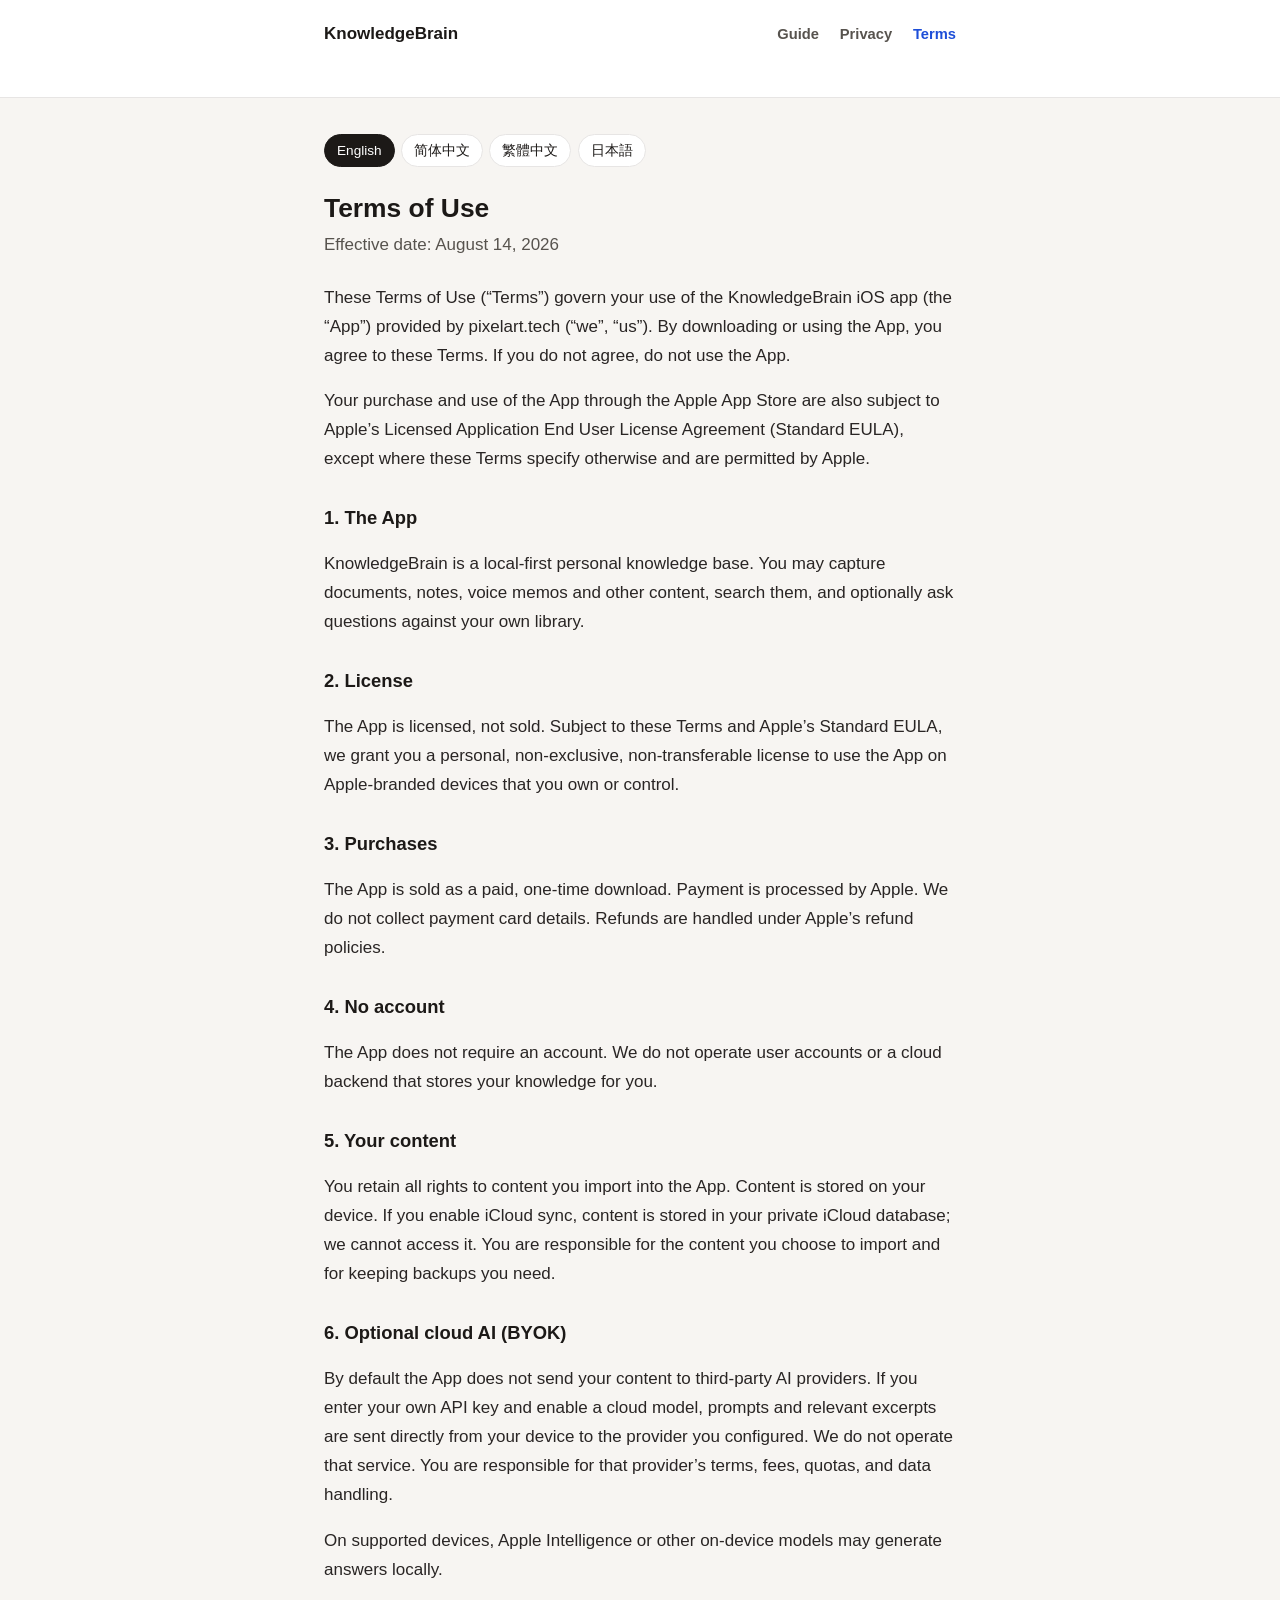
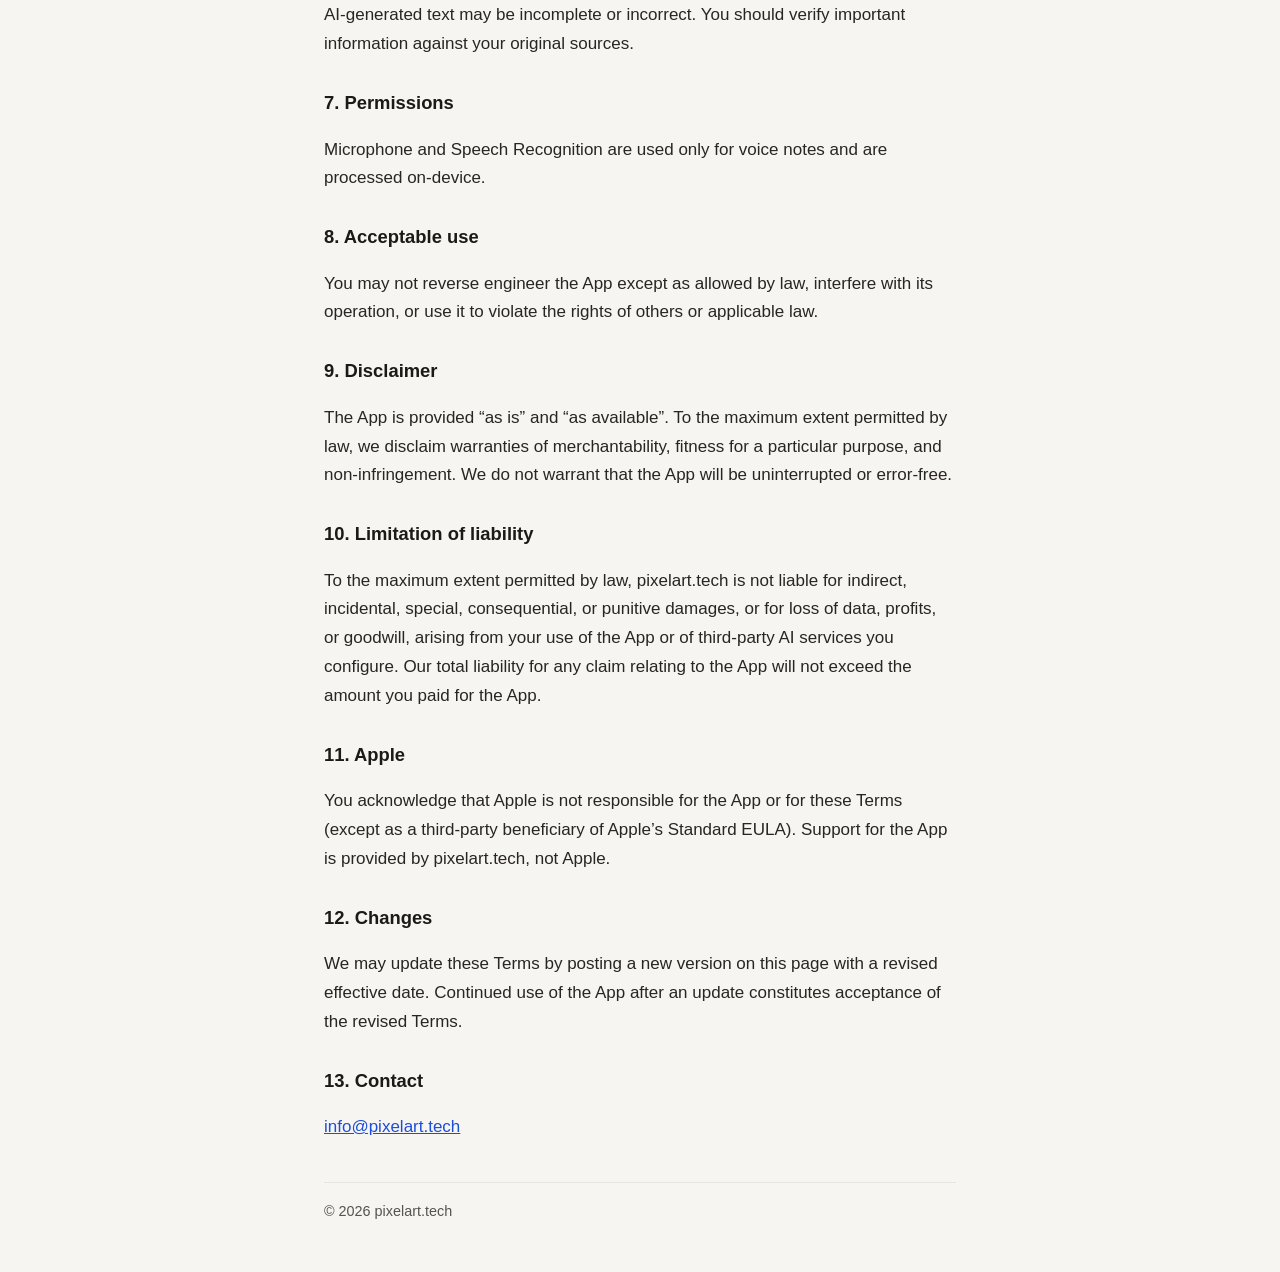
<file: terms.html>
<!DOCTYPE html>
<html lang="en">
<head>
  <meta charset="utf-8">
  <meta name="viewport" content="width=device-width, initial-scale=1">
  <title>Terms of Use · KnowledgeBrain</title>
  <link rel="stylesheet" href="style.css">
</head>
<body>
  <header>
    <div class="wrap brand">
      <a href="index.html">KnowledgeBrain</a>
      <nav class="nav">
        <a href="guide.html">Guide</a>
        <a href="privacy.html">Privacy</a>
        <a href="terms.html" aria-current="page">Terms</a>
      </nav>
    </div>
  </header>
  <main class="wrap">
    <div class="langs" role="group" aria-label="Language">
      <button type="button" data-set-lang="en">English</button>
      <button type="button" data-set-lang="zh-Hans">简体中文</button>
      <button type="button" data-set-lang="zh-Hant">繁體中文</button>
      <button type="button" data-set-lang="ja">日本語</button>
    </div>

    <article data-lang-panel="en">
      <h1>Terms of Use</h1>
      <p class="meta">Effective date: August 14, 2026</p>
      <p>These Terms of Use (“Terms”) govern your use of the KnowledgeBrain iOS app (the “App”) provided by pixelart.tech (“we”, “us”). By downloading or using the App, you agree to these Terms. If you do not agree, do not use the App.</p>
      <p>Your purchase and use of the App through the Apple App Store are also subject to Apple’s Licensed Application End User License Agreement (Standard EULA), except where these Terms specify otherwise and are permitted by Apple.</p>
      <h2>1. The App</h2>
      <p>KnowledgeBrain is a local-first personal knowledge base. You may capture documents, notes, voice memos and other content, search them, and optionally ask questions against your own library.</p>
      <h2>2. License</h2>
      <p>The App is licensed, not sold. Subject to these Terms and Apple’s Standard EULA, we grant you a personal, non-exclusive, non-transferable license to use the App on Apple-branded devices that you own or control.</p>
      <h2>3. Purchases</h2>
      <p>The App is sold as a paid, one-time download. Payment is processed by Apple. We do not collect payment card details. Refunds are handled under Apple’s refund policies.</p>
      <h2>4. No account</h2>
      <p>The App does not require an account. We do not operate user accounts or a cloud backend that stores your knowledge for you.</p>
      <h2>5. Your content</h2>
      <p>You retain all rights to content you import into the App. Content is stored on your device. If you enable iCloud sync, content is stored in your private iCloud database; we cannot access it. You are responsible for the content you choose to import and for keeping backups you need.</p>
      <h2>6. Optional cloud AI (BYOK)</h2>
      <p>By default the App does not send your content to third-party AI providers. If you enter your own API key and enable a cloud model, prompts and relevant excerpts are sent directly from your device to the provider you configured. We do not operate that service. You are responsible for that provider’s terms, fees, quotas, and data handling.</p>
      <p>On supported devices, Apple Intelligence or other on-device models may generate answers locally.</p>
      <p>AI-generated text may be incomplete or incorrect. You should verify important information against your original sources.</p>
      <h2>7. Permissions</h2>
      <p>Microphone and Speech Recognition are used only for voice notes and are processed on-device.</p>
      <h2>8. Acceptable use</h2>
      <p>You may not reverse engineer the App except as allowed by law, interfere with its operation, or use it to violate the rights of others or applicable law.</p>
      <h2>9. Disclaimer</h2>
      <p>The App is provided “as is” and “as available”. To the maximum extent permitted by law, we disclaim warranties of merchantability, fitness for a particular purpose, and non-infringement. We do not warrant that the App will be uninterrupted or error-free.</p>
      <h2>10. Limitation of liability</h2>
      <p>To the maximum extent permitted by law, pixelart.tech is not liable for indirect, incidental, special, consequential, or punitive damages, or for loss of data, profits, or goodwill, arising from your use of the App or of third-party AI services you configure. Our total liability for any claim relating to the App will not exceed the amount you paid for the App.</p>
      <h2>11. Apple</h2>
      <p>You acknowledge that Apple is not responsible for the App or for these Terms (except as a third-party beneficiary of Apple’s Standard EULA). Support for the App is provided by pixelart.tech, not Apple.</p>
      <h2>12. Changes</h2>
      <p>We may update these Terms by posting a new version on this page with a revised effective date. Continued use of the App after an update constitutes acceptance of the revised Terms.</p>
      <h2>13. Contact</h2>
      <p><a href="mailto:info@pixelart.tech">info@pixelart.tech</a></p>
    </article>

    <article data-lang-panel="zh-Hans" hidden>
      <h1>使用条款</h1>
      <p class="meta">生效日期：2026 年 8 月 14 日</p>
      <p>本使用条款（以下简称“本条款”）约束你对 pixelart.tech（以下简称“我们”）提供的 iOS 应用 KnowledgeBrain（以下简称“本应用”）的使用。下载或使用本应用，即表示你同意本条款。若不同意，请勿使用本应用。</p>
      <p>你通过 Apple App Store 购买和使用本应用，同时受 Apple《标准许可应用最终用户许可协议》（Standard EULA）约束；本条款仅在 Apple 允许的范围内作为补充。</p>
      <h2>1. 本应用</h2>
      <p>KnowledgeBrain 是本地优先的个人知识库。你可以将文档、笔记、语音速记等内容采集进来，进行检索，并可选地基于你自己的资料提问。</p>
      <h2>2. 许可</h2>
      <p>本应用是许可使用，而非出售。在遵守本条款及 Apple Standard EULA 的前提下，我们授予你一项个人的、非独占的、不可转让的许可，供你在你拥有或控制的 Apple 设备上使用本应用。</p>
      <h2>3. 购买</h2>
      <p>本应用为一次性付费下载。付款由 Apple 处理。我们不收集支付卡信息。退款适用 Apple 的退款政策。</p>
      <h2>4. 无账号</h2>
      <p>本应用不要求注册账号。我们不运营用户账号，也不提供用于替你托管知识库的云端后端。</p>
      <h2>5. 你的内容</h2>
      <p>你导入本应用的内容，权利仍归你所有。内容存储在你的设备上。若开启 iCloud 同步，内容存入你的 iCloud 私有数据库，我们无法访问。你须对所导入内容负责，并自行做好需要的备份。</p>
      <h2>6. 可选的云端 AI（自带 Key）</h2>
      <p>默认情况下，本应用不会将你的内容发送给第三方 AI 服务商。若你自行填写 API Key 并启用云端模型，提问内容及相关摘录会从你的设备直接发送至你配置的服务商。该服务不由我们运营。你须自行遵守该服务商的条款，并承担费用、配额与数据处理相关责任。</p>
      <p>在受支持的设备上，Apple Intelligence 或其他端侧模型可在本地生成回答。</p>
      <p>AI 生成的文字可能不完整或不准确。重要信息请对照你的原始资料核实。</p>
      <h2>7. 权限</h2>
      <p>麦克风与语音识别仅用于语音速记，并在设备端处理。</p>
      <h2>8. 合理使用</h2>
      <p>除法律允许外，你不得对本应用进行逆向工程，不得干扰其运行，也不得利用本应用侵害他人权利或违反适用法律。</p>
      <h2>9. 免责声明</h2>
      <p>本应用按“现状”和“可用”提供。在法律允许的最大范围内，我们不作适销性、特定用途适用性及不侵权等保证。我们不保证本应用不中断或无错误。</p>
      <h2>10. 责任限制</h2>
      <p>在法律允许的最大范围内，pixelart.tech 对因使用本应用或你自行配置的第三方 AI 服务而产生的间接、附带、特殊、后果性或惩罚性损害，以及数据、利润或商誉损失不承担责任。与本应用相关的全部赔偿责任上限不超过你为本应用支付的金额。</p>
      <h2>11. Apple</h2>
      <p>你确认 Apple 不对本应用或本条款负责（Apple 作为其 Standard EULA 第三方受益人的情形除外）。本应用的支持由 pixelart.tech 提供，而非 Apple。</p>
      <h2>12. 变更</h2>
      <p>我们可能通过在本页面发布新版本并更新日期的方式修订本条款。更新后继续使用本应用，即视为接受修订后的条款。</p>
      <h2>13. 联系</h2>
      <p><a href="mailto:info@pixelart.tech">info@pixelart.tech</a></p>
    </article>

    <article data-lang-panel="zh-Hant" hidden>
      <h1>使用條款</h1>
      <p class="meta">生效日期：2026 年 8 月 14 日</p>
      <p>本使用條款（以下稱「本條款」）規範你對 pixelart.tech（以下稱「我們」）所提供之 iOS App KnowledgeBrain（以下稱「本 App」）的使用。下載或使用本 App，即表示你同意本條款。若不同意，請勿使用本 App。</p>
      <p>你透過 Apple App Store 購買與使用本 App，同時受 Apple《標準授權應用程式最終使用者授權合約》（Standard EULA）約束；本條款僅在 Apple 允許的範圍內作為補充。</p>
      <h2>1. 本 App</h2>
      <p>KnowledgeBrain 是本地優先的個人知識庫。你可以將文件、筆記、語音速記等內容採集進來、進行搜尋，並可選擇根據你自己的資料提問。</p>
      <h2>2. 授權</h2>
      <p>本 App 是授權使用，而非出售。在遵守本條款及 Apple Standard EULA 的前提下，我們授予你一項個人的、非專屬的、不可轉讓的授權，供你在你擁有或控制的 Apple 裝置上使用本 App。</p>
      <h2>3. 購買</h2>
      <p>本 App 為一次性付費下載。付款由 Apple 處理。我們不收集付款卡資訊。退款適用 Apple 的退款政策。</p>
      <h2>4. 無帳號</h2>
      <p>本 App 不要求註冊帳號。我們不營運使用者帳號，也不提供用於代管你知識庫的雲端後端。</p>
      <h2>5. 你的內容</h2>
      <p>你匯入本 App 的內容，權利仍歸你所有。內容儲存在你的裝置上。若開啟 iCloud 同步，內容會存入你的 iCloud 私人資料庫，我們無法存取。你須對所匯入內容負責，並自行做好需要的備份。</p>
      <h2>6. 可選的雲端 AI（自備金鑰）</h2>
      <p>預設情況下，本 App 不會將你的內容傳送給第三方 AI 服務商。若你自行填寫 API 金鑰並啟用雲端模型，提問內容及相關摘錄會從你的裝置直接傳送至你設定的服務商。該服務不由我們營運。你須自行遵守該服務商的條款，並承擔費用、配額與資料處理相關責任。</p>
      <p>在支援的裝置上，Apple Intelligence 或其他裝置端模型可在本機產生回答。</p>
      <p>AI 產生的文字可能不完整或不正確。重要資訊請對照你的原始資料核實。</p>
      <h2>7. 權限</h2>
      <p>麥克風與語音辨識僅用於語音速記，並在裝置端處理。</p>
      <h2>8. 合理使用</h2>
      <p>除法律允許外，你不得對本 App 進行逆向工程，不得干擾其運作，也不得利用本 App 侵害他人權利或違反適用法律。</p>
      <h2>9. 免責聲明</h2>
      <p>本 App 按「現況」與「可用」提供。在法律允許的最大範圍內，我們不提供適售性、特定目的適用性及不侵權等保證。我們不保證本 App 不中斷或無錯誤。</p>
      <h2>10. 責任限制</h2>
      <p>在法律允許的最大範圍內，pixelart.tech 對因使用本 App 或你自行設定的第三方 AI 服務而產生的間接、附帶、特殊、衍生性或懲罰性損害，以及資料、利潤或商譽損失不承擔責任。與本 App 相關的全部賠償責任上限不超過你為本 App 支付的金額。</p>
      <h2>11. Apple</h2>
      <p>你確認 Apple 不對本 App 或本條款負責（Apple 作為其 Standard EULA 第三方受益人的情形除外）。本 App 的支援由 pixelart.tech 提供，而非 Apple。</p>
      <h2>12. 變更</h2>
      <p>我們可能透過在本頁面發布新版本並更新日期的方式修訂本條款。更新後繼續使用本 App，即視為接受修訂後的條款。</p>
      <h2>13. 聯絡</h2>
      <p><a href="mailto:info@pixelart.tech">info@pixelart.tech</a></p>
    </article>

    <article data-lang-panel="ja" hidden>
      <h1>利用規約</h1>
      <p class="meta">施行日: 2026 年 8 月 14 日</p>
      <p>本利用規約（以下「本規約」）は、pixelart.tech（以下「当社」）が提供する iOS アプリ KnowledgeBrain（以下「本アプリ」）の利用に適用されます。本アプリをダウンロードまたは使用した時点で、本規約に同意したものとみなします。同意できない場合は、本アプリを使用しないでください。</p>
      <p>Apple App Store を通じた本アプリの購入および使用には、Apple の標準ライセンスアプリケーション使用許諾契約（Standard EULA）も適用されます。本規約は、Apple が認める範囲でこれを補足します。</p>
      <h2>1. 本アプリ</h2>
      <p>KnowledgeBrain はローカルファーストの個人ナレッジベースです。文書、ノート、ボイスメモなどを取り込み、検索し、任意であなた自身の資料に基づいて質問できます。</p>
      <h2>2. ライセンス</h2>
      <p>本アプリは販売ではなくライセンスされます。本規約および Apple の Standard EULA に従い、当社は、あなたが所有または管理する Apple 製デバイス上で本アプリを使用するための、個人的、非独占的、譲渡不能なライセンスを付与します。</p>
      <h2>3. 購入</h2>
      <p>本アプリは買い切りの有料ダウンロードです。決済は Apple が処理します。当社は支払いカード情報を収集しません。返金は Apple の返金ポリシーに従います。</p>
      <h2>4. アカウント不要</h2>
      <p>本アプリはアカウントを必要としません。当社はユーザーアカウントを運営せず、あなたのナレッジを預けるクラウドバックエンドも提供しません。</p>
      <h2>5. あなたのコンテンツ</h2>
      <p>本アプリに取り込むコンテンツの権利はあなたに残ります。コンテンツは端末内に保存されます。iCloud 同期を有効にした場合、コンテンツはあなたの iCloud プライベートデータベースに保存され、当社はアクセスできません。取り込む内容と必要なバックアップは、あなたが責任を負います。</p>
      <h2>6. 任意のクラウド AI（BYOK）</h2>
      <p>初期状態では、本アプリは第三者の AI プロバイダへコンテンツを送信しません。あなたが API キーを入力してクラウドモデルを有効にした場合、質問文および関連抜粋は端末から、設定したプロバイダへ直接送信されます。当該サービスは当社が運営するものではありません。そのプロバイダの規約、料金、クォータ、データ取り扱いは、あなたが責任を負います。</p>
      <p>対応端末では、Apple Intelligence その他のオンデバイスモデルが端末上で回答を生成することがあります。</p>
      <p>AI が生成した文章は不完全または不正確な場合があります。重要な情報は元の資料で確認してください。</p>
      <h2>7. 権限</h2>
      <p>マイクおよび音声認識はボイスメモにのみ使用し、オンデバイスで処理します。</p>
      <h2>8. 利用上の制限</h2>
      <p>法律で認められる場合を除き、本アプリをリバースエンジニアリングしてはなりません。本アプリの動作を妨害したり、他人の権利や適用法令に違反する目的で使用したりしてはなりません。</p>
      <h2>9. 免責</h2>
      <p>本アプリは「現状有姿」および「提供可能な範囲」で提供されます。法律で認められる最大限の範囲で、商品性、特定目的適合性および権利非侵害の保証を否認します。本アプリが中断なく、または誤りなく動作することを保証しません。</p>
      <h2>10. 責任の制限</h2>
      <p>法律で認められる最大限の範囲で、pixelart.tech は、本アプリまたはあなたが設定した第三者 AI サービスの利用に起因する間接損害、付随的損害、特別損害、結果損害、懲罰的損害、ならびにデータ・利益・のれんの喪失について責任を負いません。本アプリに関する当社の賠償責任の総額は、あなたが本アプリに対して支払った金額を上限とします。</p>
      <h2>11. Apple</h2>
      <p>Apple は本アプリおよび本規約について責任を負わないこと（Apple の Standard EULA の第三者受益者である場合を除く）を確認します。本アプリのサポートは Apple ではなく pixelart.tech が提供します。</p>
      <h2>12. 変更</h2>
      <p>当社は、本ページに新しい版を掲載し施行日を改訂することで本規約を更新することがあります。更新後も本アプリを使い続ける場合、改定後の規約に同意したものとみなします。</p>
      <h2>13. お問い合わせ</h2>
      <p><a href="mailto:info@pixelart.tech">info@pixelart.tech</a></p>
    </article>

    <footer>© 2026 pixelart.tech</footer>
  </main>
  <script src="lang.js"></script>
</body>
</html>
</file>
<file: style.css>
:root {
  --bg: #f7f5f2;
  --card: #fff;
  --text: #1c1917;
  --muted: #57534e;
  --line: #e7e5e4;
  --accent: #1d4ed8;
}
* { box-sizing: border-box; }
html { color-scheme: light; }
body {
  margin: 0;
  font: 17px/1.7 "SF Pro Text", "PingFang SC", "Hiragino Sans", "Noto Sans CJK", sans-serif;
  color: var(--text);
  background: var(--bg);
}
header {
  border-bottom: 1px solid var(--line);
  background: var(--card);
}
.wrap {
  max-width: 42rem;
  margin: 0 auto;
  padding: 1.25rem 1.25rem 3rem;
}
.brand {
  display: flex;
  justify-content: space-between;
  align-items: baseline;
  gap: 1rem;
  flex-wrap: wrap;
}
.brand a { color: inherit; text-decoration: none; font-weight: 650; }
.nav a {
  color: var(--muted);
  text-decoration: none;
  margin-left: 1rem;
  font-size: 0.92rem;
}
.nav a:hover, .nav a[aria-current="page"] { color: var(--accent); }
.langs {
  display: flex;
  flex-wrap: wrap;
  gap: 0.4rem;
  margin: 1rem 0 1.5rem;
}
.langs button {
  appearance: none;
  border: 1px solid var(--line);
  background: var(--card);
  color: var(--text);
  border-radius: 999px;
  padding: 0.25rem 0.75rem;
  cursor: pointer;
  font: inherit;
  font-size: 0.85rem;
}
.langs button[aria-pressed="true"] {
  background: #1c1917;
  color: #fff;
  border-color: #1c1917;
}
h1 { font-size: 1.65rem; line-height: 1.3; margin: 0 0 0.35rem; }
.meta { color: var(--muted); margin: 0 0 1.5rem; }
h2 { font-size: 1.15rem; margin: 1.75rem 0 0.5rem; }
p, li { color: #292524; }
ul { padding-left: 1.2rem; }
a { color: var(--accent); }
.card-list { list-style: none; padding: 0; }
.card-list li {
  background: var(--card);
  border: 1px solid var(--line);
  border-radius: 12px;
  margin: 0 0 0.75rem;
  padding: 1rem 1.1rem;
}
.card-list a { font-weight: 650; text-decoration: none; }
.card-list p { margin: 0.35rem 0 0; color: var(--muted); font-size: 0.95rem; }
footer {
  margin-top: 2.5rem;
  padding-top: 1rem;
  border-top: 1px solid var(--line);
  color: var(--muted);
  font-size: 0.9rem;
}
[hidden] { display: none !important; }

/* product intro & guide pages */
.hero { padding: 0.5rem 0 0; }
.hero h1 { font-size: 2rem; margin-bottom: 0.15rem; }
.tagline { font-size: 1.15rem; font-weight: 650; margin: 0 0 0.5rem; }
.lede { color: var(--muted); margin: 0 0 0.75rem; }
.cta-row { display: flex; flex-wrap: wrap; gap: 0.6rem; margin: 0.5rem 0 1rem; }
.btn {
  display: inline-block;
  background: var(--accent);
  color: #fff;
  border-radius: 10px;
  padding: 0.5rem 1rem;
  text-decoration: none;
  font-weight: 600;
  font-size: 0.95rem;
}
.btn.secondary {
  background: var(--card);
  color: var(--accent);
  border: 1px solid var(--line);
}
.grid {
  display: grid;
  grid-template-columns: repeat(auto-fit, minmax(15rem, 1fr));
  gap: 0.75rem;
}
.feature {
  background: var(--card);
  border: 1px solid var(--line);
  border-radius: 12px;
  padding: 1rem 1.1rem;
}
.feature h3 { margin: 0 0 0.3rem; font-size: 1rem; }
.feature p { margin: 0; color: var(--muted); font-size: 0.95rem; }
.shots {
  display: flex;
  gap: 0.75rem;
  overflow-x: auto;
  padding: 0.25rem 0 0.5rem;
}
.shots img {
  height: 26rem;
  max-width: none;
  border-radius: 16px;
  border: 1px solid var(--line);
  background: var(--card);
}
.shots img.guide { height: 22rem; }
.tip {
  background: #eef4ff;
  border: 1px solid #d6e4ff;
  border-radius: 10px;
  padding: 0.7rem 1rem;
  font-size: 0.95rem;
}
@media (max-width: 40rem) {
  .shots img { height: 20rem; }
  .shots img.guide { height: 17rem; }
}
</file>
